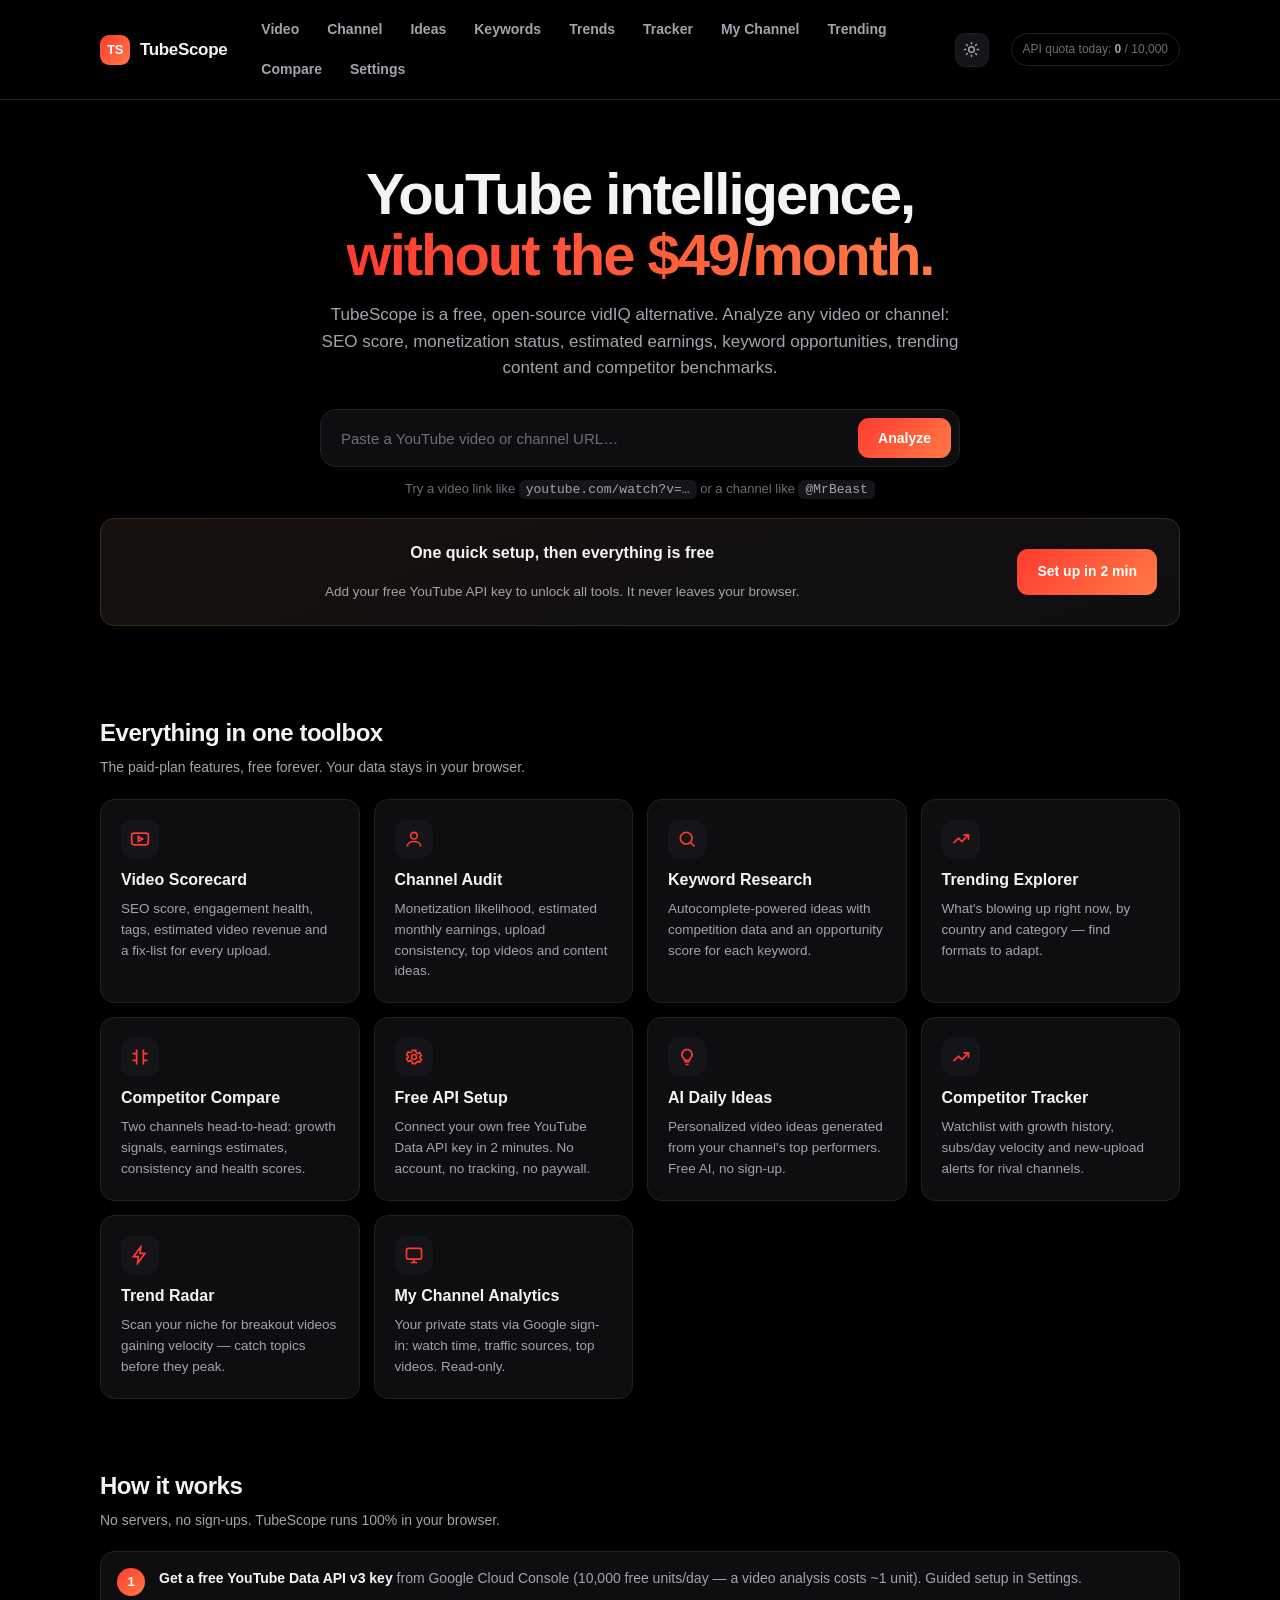
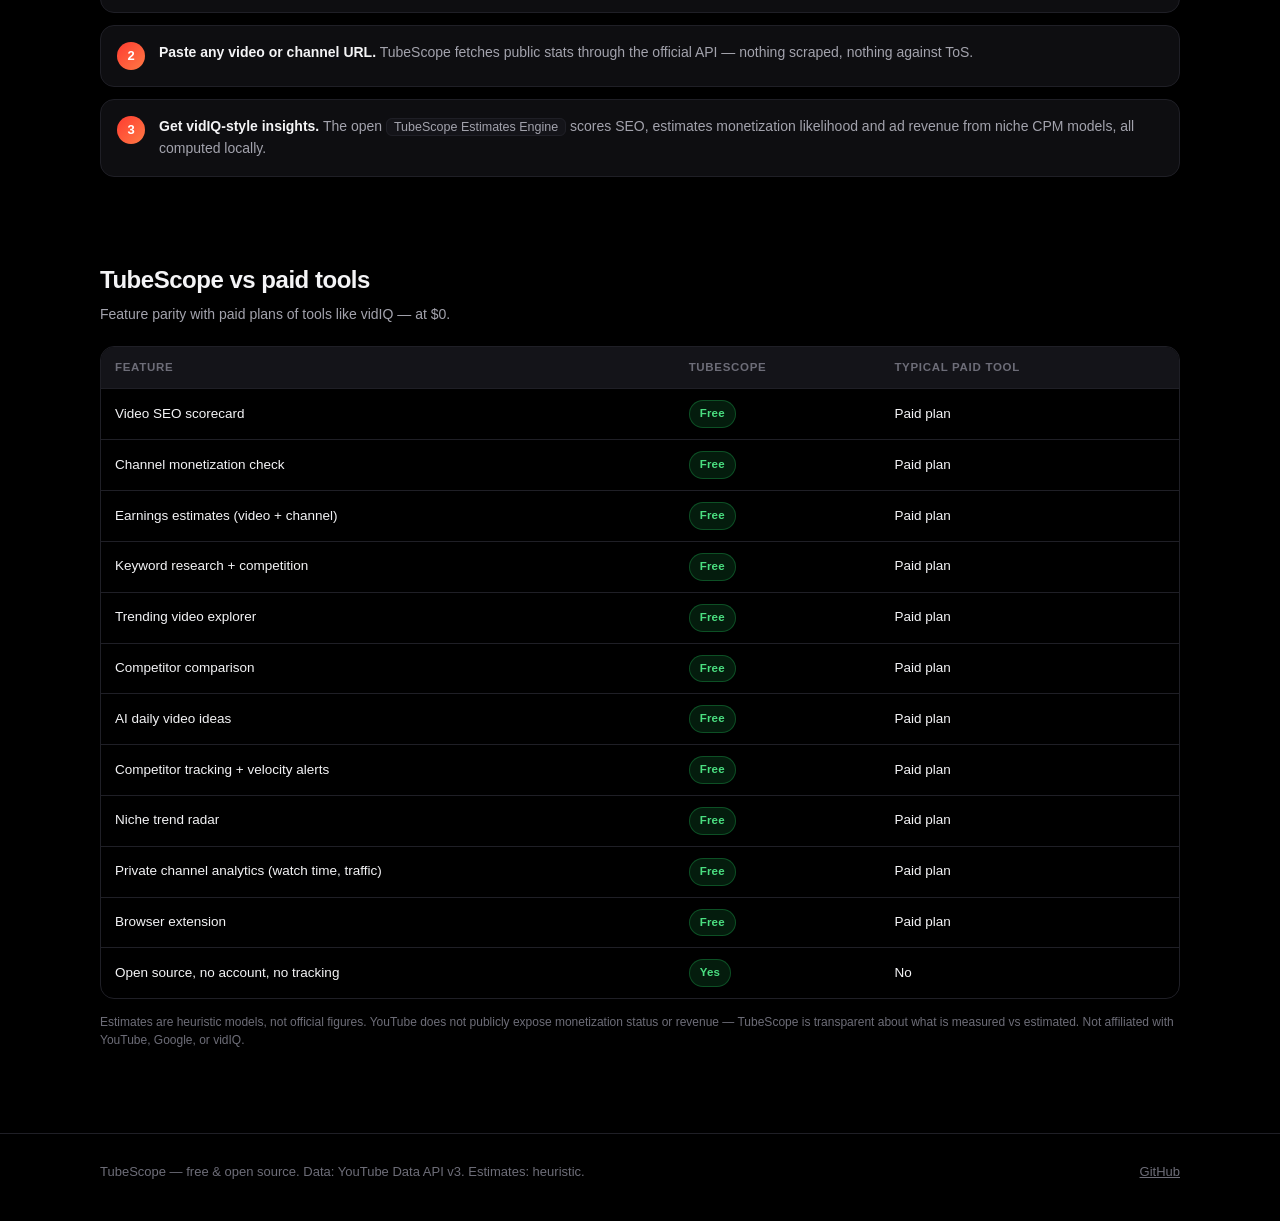
<file: index.html>
<!doctype html>
<html lang="en">
<head>
<meta charset="utf-8">
<meta name="viewport" content="width=device-width,initial-scale=1">
<title>TubeScope — Free vidIQ Alternative: YouTube Analytics, SEO & Earnings Estimates</title>
<meta name="description" content="Free open-source YouTube analytics suite: video SEO scorecard, channel audit, monetization check, earnings estimates, keyword research, trending and competitor comparison.">
<link rel="icon" href="data:image/svg+xml,%3Csvg xmlns='http://www.w3.org/2000/svg' viewBox='0 0 64 64'%3E%3Crect width='64' height='64' rx='14' fill='%23ff3b30'/%3E%3Cpath d='M26 20l18 12-18 12z' fill='white'/%3E%3C/svg%3E">
<link rel="stylesheet" href="assets/app.css?v=4">
<script>try{if((localStorage.getItem("tubescope_theme")||"dark")==="light")document.documentElement.setAttribute("data-theme","light");}catch(e){}</script>
</head>
<body>
<header class="top"><div class="top-in">
<a class="brand" href="index.html"><span class="logo">TS</span>TubeScope</a>
<nav class="main">
<a data-p="video" href="video.html">Video</a><a data-p="channel" href="channel.html">Channel</a><a data-p="ideas" href="ideas.html">Ideas</a><a data-p="keywords" href="keywords.html">Keywords</a><a data-p="trends" href="trends.html">Trends</a><a data-p="tracker" href="tracker.html">Tracker</a><a data-p="mychannel" href="mychannel.html">My Channel</a><a data-p="trending" href="trending.html">Trending</a><a data-p="compare" href="compare.html">Compare</a><a data-p="settings" href="settings.html">Settings</a>
</nav>
<button class="iconbtn" id="themeBtn" aria-label="Toggle light and dark mode" title="Toggle light / dark mode"></button>
<a class="quota" id="quota" href="settings.html" title="Daily API quota — click for details"></a>
</div></header>

<main>
<div class="wrap">
<div class="hero">
<h1>YouTube intelligence,<br><span class="grad">without the $49/month.</span></h1>
<p>TubeScope is a free, open-source vidIQ alternative. Analyze any video or channel: SEO score, monetization status, estimated earnings, keyword opportunities, trending content and competitor benchmarks.</p>
<form class="searchbar" id="uniForm">
<input id="uniInput" placeholder="Paste a YouTube video or channel URL…" autocomplete="off" spellcheck="false">
<button class="btn" type="submit">Analyze</button>
</form>
<div class="hint">Try a video link like <code>youtube.com/watch?v=…</code> or a channel like <code>@MrBeast</code></div>
<div id="keyNudge" class="mt"></div>
</div>

<div class="sec">
<h2>Everything in one toolbox</h2>
<p class="sub">The paid-plan features, free forever. Your data stays in your browser.</p>
<div class="cards">
<a class="card feat" href="video.html"><div class="ico"><svg viewBox="0 0 24 24" fill="none" stroke-width="2"><rect x="2" y="5" width="20" height="14" rx="3"/><path d="M10 9l5 3-5 3z"/></svg></div><h3>Video Scorecard</h3><p>SEO score, engagement health, tags, estimated video revenue and a fix-list for every upload.</p></a>
<a class="card feat" href="channel.html"><div class="ico"><svg viewBox="0 0 24 24" fill="none" stroke-width="2"><circle cx="12" cy="8" r="4"/><path d="M4 21c0-4 4-6 8-6s8 2 8 6"/></svg></div><h3>Channel Audit</h3><p>Monetization likelihood, estimated monthly earnings, upload consistency, top videos and content ideas.</p></a>
<a class="card feat" href="keywords.html"><div class="ico"><svg viewBox="0 0 24 24" fill="none" stroke-width="2"><circle cx="11" cy="11" r="7"/><path d="M21 21l-4.3-4.3"/></svg></div><h3>Keyword Research</h3><p>Autocomplete-powered ideas with competition data and an opportunity score for each keyword.</p></a>
<a class="card feat" href="trending.html"><div class="ico"><svg viewBox="0 0 24 24" fill="none" stroke-width="2"><path d="M3 17l6-6 4 4 8-8"/><path d="M15 7h6v6"/></svg></div><h3>Trending Explorer</h3><p>What's blowing up right now, by country and category — find formats to adapt.</p></a>
<a class="card feat" href="compare.html"><div class="ico"><svg viewBox="0 0 24 24" fill="none" stroke-width="2"><path d="M8 3v18M16 3v18M3 8h5M3 16h5M16 8h5M16 16h5"/></svg></div><h3>Competitor Compare</h3><p>Two channels head-to-head: growth signals, earnings estimates, consistency and health scores.</p></a>
<a class="card feat" href="settings.html"><div class="ico"><svg viewBox="0 0 24 24" fill="none" stroke-width="2"><circle cx="12" cy="12" r="3"/><path d="M19 12a7 7 0 01-.1 1.2l2 1.6-2 3.4-2.4-1a7 7 0 01-2 1.2L14 20h-4l-.4-2.6a7 7 0 01-2-1.2l-2.4 1-2-3.4 2-1.6A7 7 0 015 12a7 7 0 01.1-1.2l-2-1.6 2-3.4 2.4 1a7 7 0 012-1.2L10 4h4l.4 2.6a7 7 0 012 1.2l2.4-1 2 3.4-2 1.6c.06.4.1.8.1 1.2z"/></svg></div><h3>Free API Setup</h3><p>Connect your own free YouTube Data API key in 2 minutes. No account, no tracking, no paywall.</p></a>
<a class="card feat" href="ideas.html"><div class="ico"><svg viewBox="0 0 24 24" fill="none" stroke-width="2"><path d="M9 18h6M10 21h4"/><path d="M12 3a6 6 0 00-4 10.5c.8.7 1 1.5 1 2.5h6c0-1 .2-1.8 1-2.5A6 6 0 0012 3z"/></svg></div><h3>AI Daily Ideas</h3><p>Personalized video ideas generated from your channel's top performers. Free AI, no sign-up.</p></a>
<a class="card feat" href="tracker.html"><div class="ico"><svg viewBox="0 0 24 24" fill="none" stroke-width="2"><path d="M3 17l6-6 4 4 8-8"/><path d="M15 7h6v6"/></svg></div><h3>Competitor Tracker</h3><p>Watchlist with growth history, subs/day velocity and new-upload alerts for rival channels.</p></a>
<a class="card feat" href="trends.html"><div class="ico"><svg viewBox="0 0 24 24" fill="none" stroke-width="2"><path d="M13 2L4 14h6l-1 8 9-12h-6z"/></svg></div><h3>Trend Radar</h3><p>Scan your niche for breakout videos gaining velocity — catch topics before they peak.</p></a>
<a class="card feat" href="mychannel.html"><div class="ico"><svg viewBox="0 0 24 24" fill="none" stroke-width="2"><rect x="3" y="4" width="18" height="13" rx="2"/><path d="M8 21h8M12 17v4"/></svg></div><h3>My Channel Analytics</h3><p>Your private stats via Google sign-in: watch time, traffic sources, top videos. Read-only.</p></a>
</div>
</div>

<div class="sec">
<h2>How it works</h2>
<p class="sub">No servers, no sign-ups. TubeScope runs 100% in your browser.</p>
<div class="steps">
<div class="step"><p><b>Get a free YouTube Data API v3 key</b> from Google Cloud Console (10,000 free units/day — a video analysis costs ~1 unit). Guided setup in Settings.</p></div>
<div class="step"><p><b>Paste any video or channel URL.</b> TubeScope fetches public stats through the official API — nothing scraped, nothing against ToS.</p></div>
<div class="step"><p><b>Get vidIQ-style insights.</b> The open <span class="kbd">TubeScope Estimates Engine</span> scores SEO, estimates monetization likelihood and ad revenue from niche CPM models, all computed locally.</p></div>
</div>
</div>

<div class="sec">
<h2>TubeScope vs paid tools</h2>
<p class="sub">Feature parity with paid plans of tools like vidIQ — at $0.</p>
<div class="tblwrap"><table class="tbl">
<tr><th>Feature</th><th>TubeScope</th><th>Typical paid tool</th></tr>
<tr><td>Video SEO scorecard</td><td><span class="badge g">Free</span></td><td>Paid plan</td></tr>
<tr><td>Channel monetization check</td><td><span class="badge g">Free</span></td><td>Paid plan</td></tr>
<tr><td>Earnings estimates (video + channel)</td><td><span class="badge g">Free</span></td><td>Paid plan</td></tr>
<tr><td>Keyword research + competition</td><td><span class="badge g">Free</span></td><td>Paid plan</td></tr>
<tr><td>Trending video explorer</td><td><span class="badge g">Free</span></td><td>Paid plan</td></tr>
<tr><td>Competitor comparison</td><td><span class="badge g">Free</span></td><td>Paid plan</td></tr>
<tr><td>AI daily video ideas</td><td><span class="badge g">Free</span></td><td>Paid plan</td></tr>
<tr><td>Competitor tracking + velocity alerts</td><td><span class="badge g">Free</span></td><td>Paid plan</td></tr>
<tr><td>Niche trend radar</td><td><span class="badge g">Free</span></td><td>Paid plan</td></tr>
<tr><td>Private channel analytics (watch time, traffic)</td><td><span class="badge g">Free</span></td><td>Paid plan</td></tr>
<tr><td>Browser extension</td><td><span class="badge g">Free</span></td><td>Paid plan</td></tr>
<tr><td>Open source, no account, no tracking</td><td><span class="badge g">Yes</span></td><td>No</td></tr>
</table></div>
<p class="note">Estimates are heuristic models, not official figures. YouTube does not publicly expose monetization status or revenue — TubeScope is transparent about what is measured vs estimated. Not affiliated with YouTube, Google, or vidIQ.</p>
</div>
</div>
</main>

<footer><div class="wrap">
<span>TubeScope — free &amp; open source. Data: YouTube Data API v3. Estimates: heuristic.</span>
<span><a href="https://github.com/0050piyush/tubescope" style="text-decoration:underline">GitHub</a></span>
</div></footer>
<script src="assets/app.js?v=4"></script>
<script src="assets/home.js?v=4"></script>
</body>
</html>
</file>
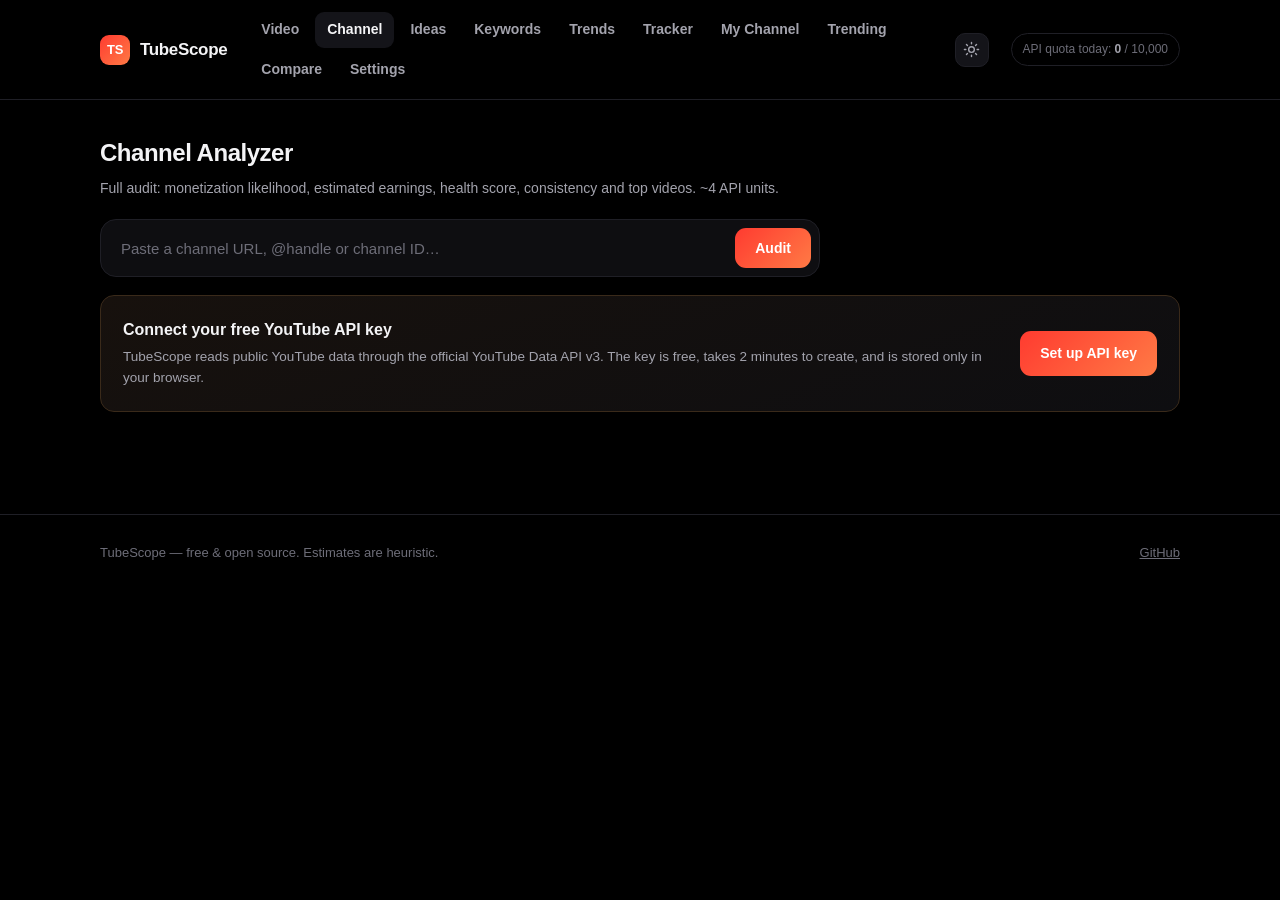
<file: channel.html>
<!doctype html>
<html lang="en">
<head>
<meta charset="utf-8">
<meta name="viewport" content="width=device-width,initial-scale=1">
<title>Channel Analyzer — TubeScope</title>
<meta name="description" content="Free YouTube channel audit: monetization check, estimated monthly earnings, consistency, top videos and content ideas.">
<link rel="icon" href="data:image/svg+xml,%3Csvg xmlns='http://www.w3.org/2000/svg' viewBox='0 0 64 64'%3E%3Crect width='64' height='64' rx='14' fill='%23ff3b30'/%3E%3Cpath d='M26 20l18 12-18 12z' fill='white'/%3E%3C/svg%3E">
<link rel="stylesheet" href="assets/app.css?v=4">
<script>try{if((localStorage.getItem("tubescope_theme")||"dark")==="light")document.documentElement.setAttribute("data-theme","light");}catch(e){}</script>
</head>
<body>
<header class="top"><div class="top-in">
<a class="brand" href="index.html"><span class="logo">TS</span>TubeScope</a>
<nav class="main">
<a data-p="video" href="video.html">Video</a><a data-p="channel" href="channel.html">Channel</a><a data-p="ideas" href="ideas.html">Ideas</a><a data-p="keywords" href="keywords.html">Keywords</a><a data-p="trends" href="trends.html">Trends</a><a data-p="tracker" href="tracker.html">Tracker</a><a data-p="mychannel" href="mychannel.html">My Channel</a><a data-p="trending" href="trending.html">Trending</a><a data-p="compare" href="compare.html">Compare</a><a data-p="settings" href="settings.html">Settings</a>
</nav>
<button class="iconbtn" id="themeBtn" aria-label="Toggle light and dark mode" title="Toggle light / dark mode"></button>
<a class="quota" id="quota" href="settings.html" title="Daily API quota — click for details"></a>
</div></header>
<main><div class="wrap">
<div class="sec">
<h2>Channel Analyzer</h2>
<p class="sub">Full audit: monetization likelihood, estimated earnings, health score, consistency and top videos. ~4 API units.</p>
<form class="searchbar" id="f" style="margin:0;max-width:720px">
<input id="q" placeholder="Paste a channel URL, @handle or channel ID…" autocomplete="off" spellcheck="false">
<button class="btn" type="submit">Audit</button>
</form>
<div id="gate"></div>
<div id="out" class="mt"></div>
</div>
</div></main>
<footer><div class="wrap"><span>TubeScope — free &amp; open source. Estimates are heuristic.</span><span><a href="https://github.com/0050piyush/tubescope" style="text-decoration:underline">GitHub</a></span></div></footer>
<script src="assets/app.js?v=4"></script>
<script src="assets/channel.js?v=4"></script>
</body>
</html>
</file>
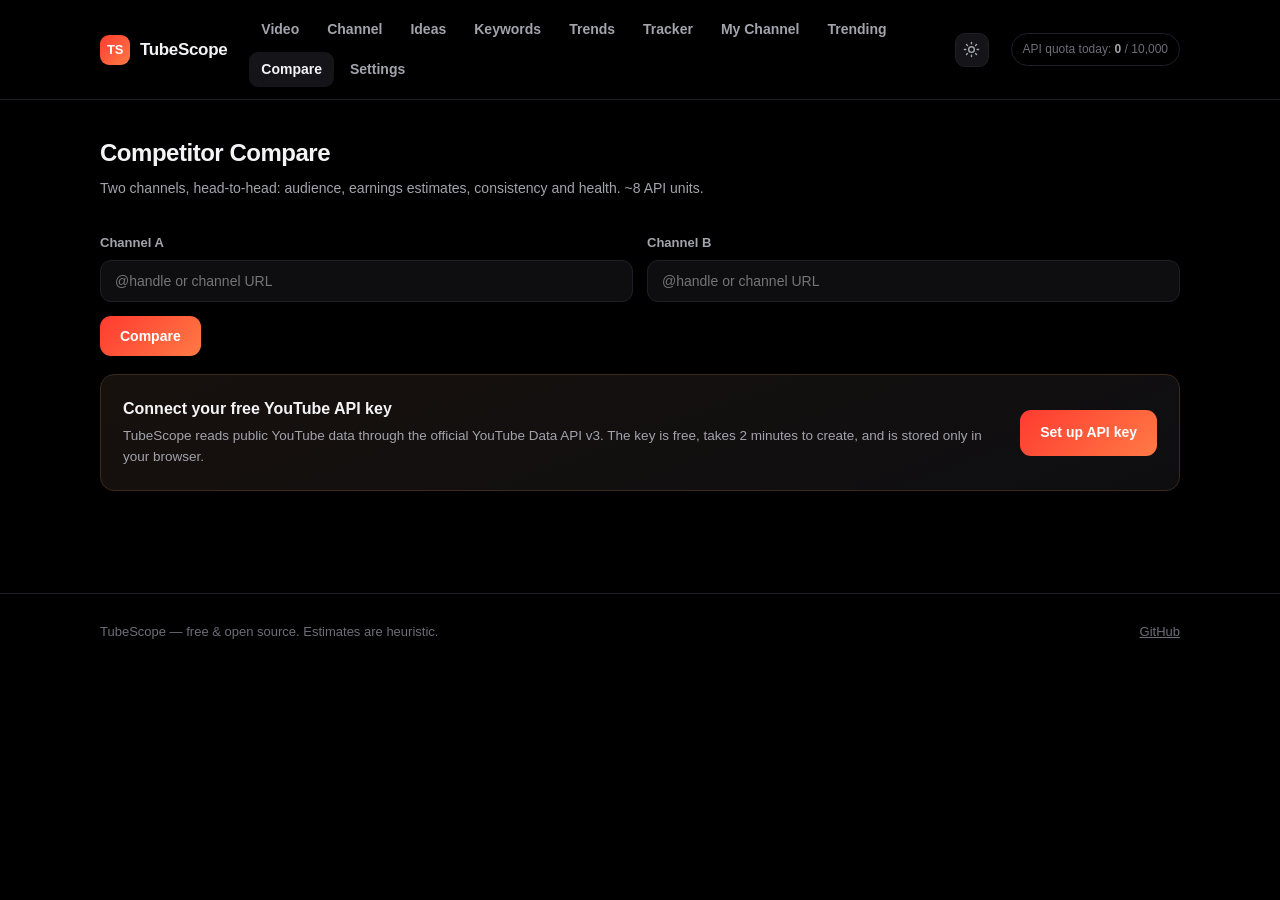
<file: compare.html>
<!doctype html>
<html lang="en">
<head>
<meta charset="utf-8">
<meta name="viewport" content="width=device-width,initial-scale=1">
<title>Competitor Compare — TubeScope</title>
<meta name="description" content="Free YouTube competitor comparison: two channels head-to-head.">
<link rel="icon" href="data:image/svg+xml,%3Csvg xmlns='http://www.w3.org/2000/svg' viewBox='0 0 64 64'%3E%3Crect width='64' height='64' rx='14' fill='%23ff3b30'/%3E%3Cpath d='M26 20l18 12-18 12z' fill='white'/%3E%3C/svg%3E">
<link rel="stylesheet" href="assets/app.css?v=4">
<script>try{if((localStorage.getItem("tubescope_theme")||"dark")==="light")document.documentElement.setAttribute("data-theme","light");}catch(e){}</script>
</head>
<body>
<header class="top"><div class="top-in">
<a class="brand" href="index.html"><span class="logo">TS</span>TubeScope</a>
<nav class="main">
<a data-p="video" href="video.html">Video</a><a data-p="channel" href="channel.html">Channel</a><a data-p="ideas" href="ideas.html">Ideas</a><a data-p="keywords" href="keywords.html">Keywords</a><a data-p="trends" href="trends.html">Trends</a><a data-p="tracker" href="tracker.html">Tracker</a><a data-p="mychannel" href="mychannel.html">My Channel</a><a data-p="trending" href="trending.html">Trending</a><a data-p="compare" href="compare.html">Compare</a><a data-p="settings" href="settings.html">Settings</a>
</nav>
<button class="iconbtn" id="themeBtn" aria-label="Toggle light and dark mode" title="Toggle light / dark mode"></button>
<a class="quota" id="quota" href="settings.html" title="Daily API quota — click for details"></a>
</div></header>
<main><div class="wrap">
<div class="sec">
<h2>Competitor Compare</h2>
<p class="sub">Two channels, head-to-head: audience, earnings estimates, consistency and health. ~8 API units.</p>
<form id="f">
<div class="grid2">
<div class="field"><label>Channel A</label><input class="in full" id="qa" placeholder="@handle or channel URL"></div>
<div class="field"><label>Channel B</label><input class="in full" id="qb" placeholder="@handle or channel URL"></div>
</div>
<button class="btn" type="submit">Compare</button>
</form>
<div id="gate"></div>
<div id="out" class="mt"></div>
</div>
</div></main>
<footer><div class="wrap"><span>TubeScope — free &amp; open source. Estimates are heuristic.</span><span><a href="https://github.com/0050piyush/tubescope" style="text-decoration:underline">GitHub</a></span></div></footer>
<script src="assets/app.js?v=4"></script>
<script src="assets/compare.js?v=4"></script>
</body>
</html>
</file>
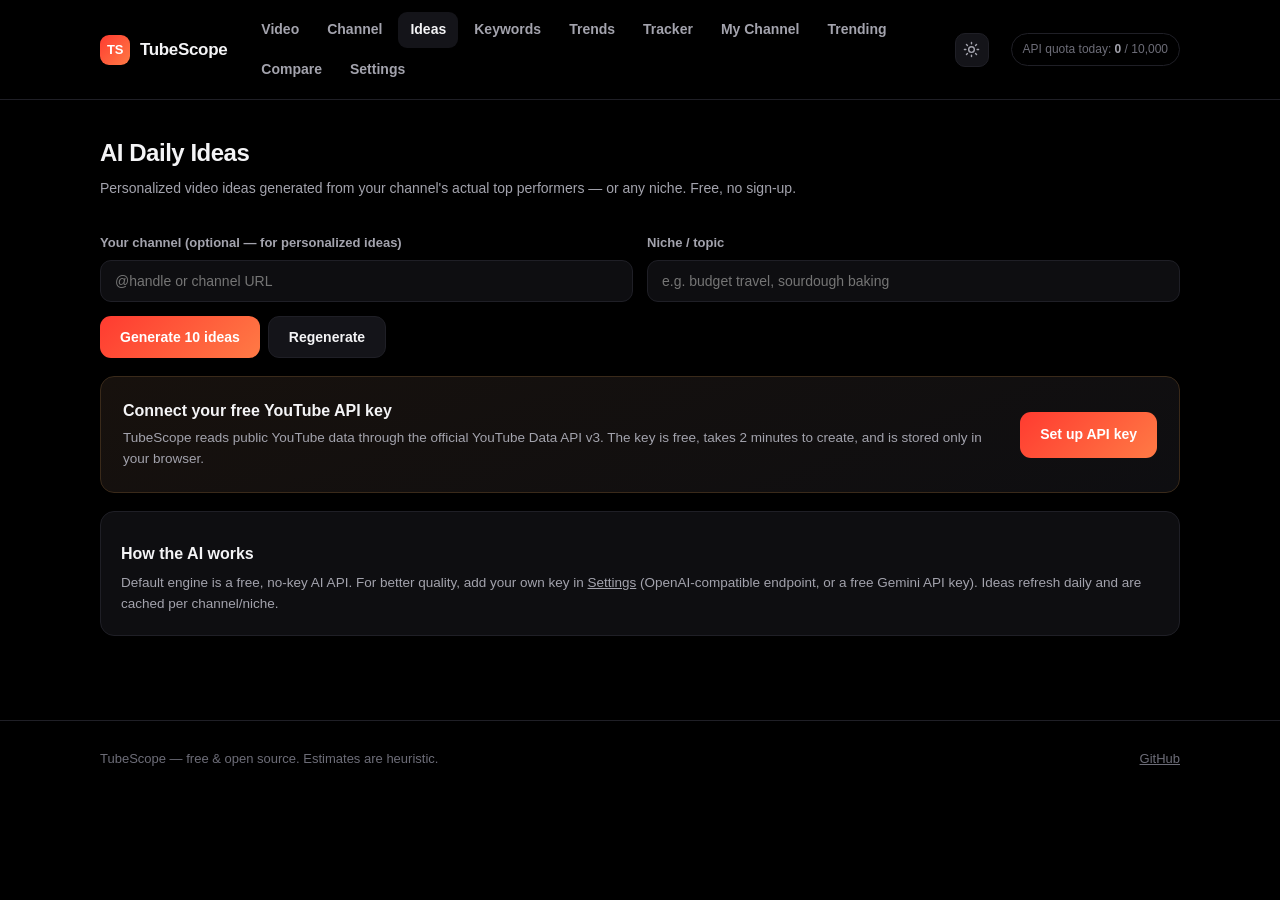
<file: ideas.html>
<!doctype html>
<html lang="en">
<head>
<meta charset="utf-8">
<meta name="viewport" content="width=device-width,initial-scale=1">
<title>AI Daily Ideas — TubeScope</title>
<meta name="description" content="Free AI video ideas personalized to your channel's niche and top performers.">
<link rel="icon" href="data:image/svg+xml,%3Csvg xmlns='http://www.w3.org/2000/svg' viewBox='0 0 64 64'%3E%3Crect width='64' height='64' rx='14' fill='%23ff3b30'/%3E%3Cpath d='M26 20l18 12-18 12z' fill='white'/%3E%3C/svg%3E">
<link rel="stylesheet" href="assets/app.css?v=4">
<script>try{if((localStorage.getItem("tubescope_theme")||"dark")==="light")document.documentElement.setAttribute("data-theme","light");}catch(e){}</script>
</head>
<body>
<header class="top"><div class="top-in">
<a class="brand" href="index.html"><span class="logo">TS</span>TubeScope</a>
<nav class="main">
<a data-p="video" href="video.html">Video</a><a data-p="channel" href="channel.html">Channel</a><a data-p="ideas" href="ideas.html">Ideas</a><a data-p="keywords" href="keywords.html">Keywords</a><a data-p="trends" href="trends.html">Trends</a><a data-p="tracker" href="tracker.html">Tracker</a><a data-p="mychannel" href="mychannel.html">My Channel</a><a data-p="trending" href="trending.html">Trending</a><a data-p="compare" href="compare.html">Compare</a><a data-p="settings" href="settings.html">Settings</a>
</nav>
<button class="iconbtn" id="themeBtn" aria-label="Toggle light and dark mode" title="Toggle light / dark mode"></button>
<a class="quota" id="quota" href="settings.html" title="Daily API quota — click for details"></a>
</div></header>
<main><div class="wrap">
<div class="sec">
<h2>AI Daily Ideas</h2>
<p class="sub">Personalized video ideas generated from your channel's actual top performers — or any niche. Free, no sign-up.</p>
<form id="f">
<div class="grid2">
<div class="field"><label>Your channel (optional — for personalized ideas)</label><input class="in full" id="q" placeholder="@handle or channel URL"></div>
<div class="field"><label>Niche / topic</label><input class="in full" id="niche" placeholder="e.g. budget travel, sourdough baking"></div>
</div>
<div class="inrow">
<button class="btn" type="submit">Generate 10 ideas</button>
<button class="btn ghost" type="button" id="again">Regenerate</button>
</div>
</form>
<div id="gate"></div>
<div id="out" class="mt"></div>
<div class="card mt"><h3>How the AI works</h3>
<p class="small muted">Default engine is a free, no-key AI API. For better quality, add your own key in <a href="settings.html" style="text-decoration:underline">Settings</a> (OpenAI-compatible endpoint, or a free Gemini API key). Ideas refresh daily and are cached per channel/niche.</p></div>
</div>
</div></main>
<footer><div class="wrap"><span>TubeScope — free &amp; open source. Estimates are heuristic.</span><span><a href="https://github.com/0050piyush/tubescope" style="text-decoration:underline">GitHub</a></span></div></footer>
<script src="assets/app.js?v=4"></script>
<script src="assets/ideas.js?v=4"></script>
</body>
</html>
</file>
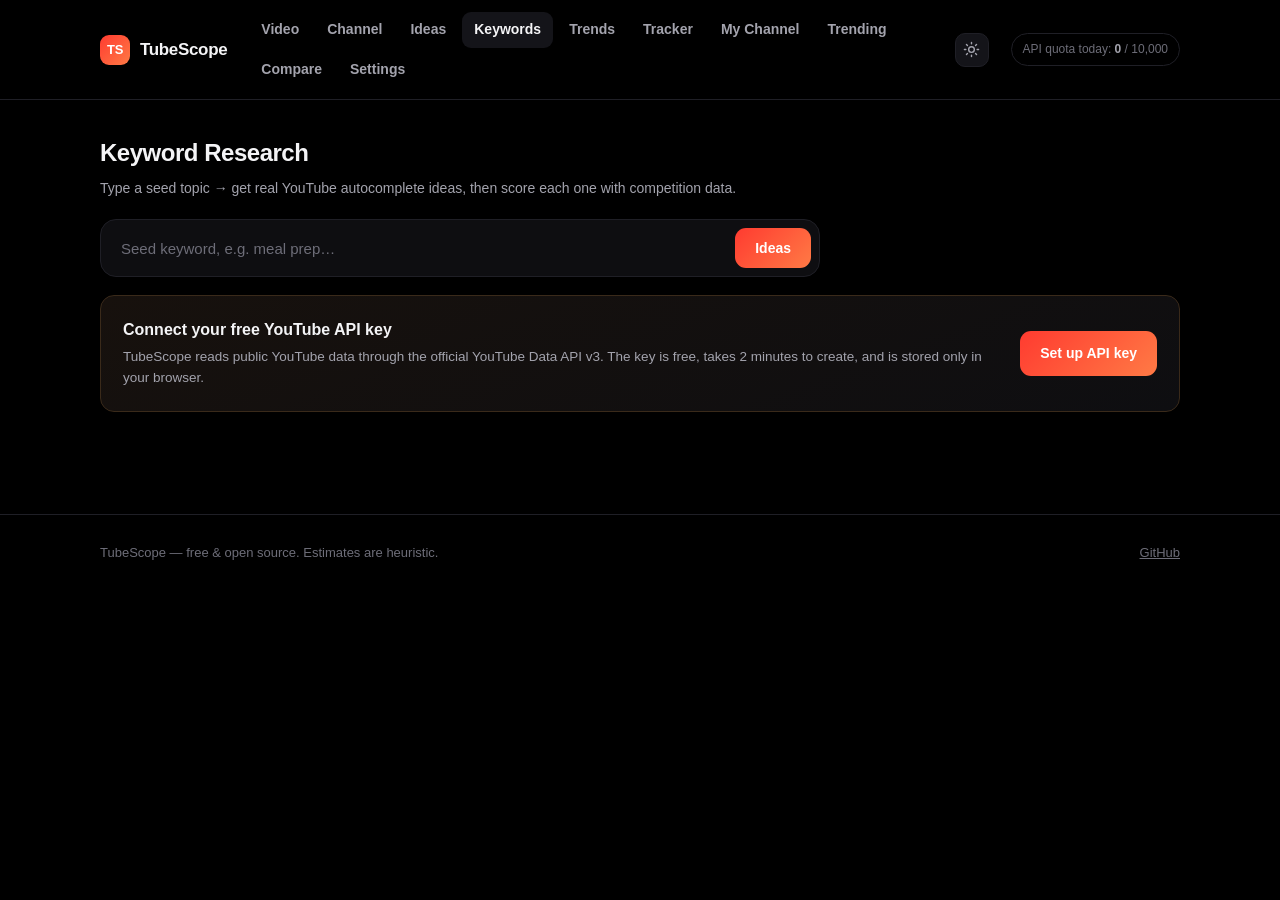
<file: keywords.html>
<!doctype html>
<html lang="en">
<head>
<meta charset="utf-8">
<meta name="viewport" content="width=device-width,initial-scale=1">
<title>Keyword Research — TubeScope</title>
<meta name="description" content="Free YouTube keyword research: autocomplete ideas, competition data and opportunity scores.">
<link rel="icon" href="data:image/svg+xml,%3Csvg xmlns='http://www.w3.org/2000/svg' viewBox='0 0 64 64'%3E%3Crect width='64' height='64' rx='14' fill='%23ff3b30'/%3E%3Cpath d='M26 20l18 12-18 12z' fill='white'/%3E%3C/svg%3E">
<link rel="stylesheet" href="assets/app.css?v=4">
<script>try{if((localStorage.getItem("tubescope_theme")||"dark")==="light")document.documentElement.setAttribute("data-theme","light");}catch(e){}</script>
</head>
<body>
<header class="top"><div class="top-in">
<a class="brand" href="index.html"><span class="logo">TS</span>TubeScope</a>
<nav class="main">
<a data-p="video" href="video.html">Video</a><a data-p="channel" href="channel.html">Channel</a><a data-p="ideas" href="ideas.html">Ideas</a><a data-p="keywords" href="keywords.html">Keywords</a><a data-p="trends" href="trends.html">Trends</a><a data-p="tracker" href="tracker.html">Tracker</a><a data-p="mychannel" href="mychannel.html">My Channel</a><a data-p="trending" href="trending.html">Trending</a><a data-p="compare" href="compare.html">Compare</a><a data-p="settings" href="settings.html">Settings</a>
</nav>
<button class="iconbtn" id="themeBtn" aria-label="Toggle light and dark mode" title="Toggle light / dark mode"></button>
<a class="quota" id="quota" href="settings.html" title="Daily API quota — click for details"></a>
</div></header>
<main><div class="wrap">
<div class="sec">
<h2>Keyword Research</h2>
<p class="sub">Type a seed topic → get real YouTube autocomplete ideas, then score each one with competition data.</p>
<form class="searchbar" id="f" style="margin:0;max-width:720px">
<input id="q" placeholder="Seed keyword, e.g. meal prep…" autocomplete="off" spellcheck="false">
<button class="btn" type="submit">Ideas</button>
</form>
<div id="gate"></div>
<div id="out" class="mt"></div>
</div>
</div></main>
<footer><div class="wrap"><span>TubeScope — free &amp; open source. Estimates are heuristic.</span><span><a href="https://github.com/0050piyush/tubescope" style="text-decoration:underline">GitHub</a></span></div></footer>
<script src="assets/app.js?v=4"></script>
<script src="assets/keywords.js?v=4"></script>
</body>
</html>
</file>
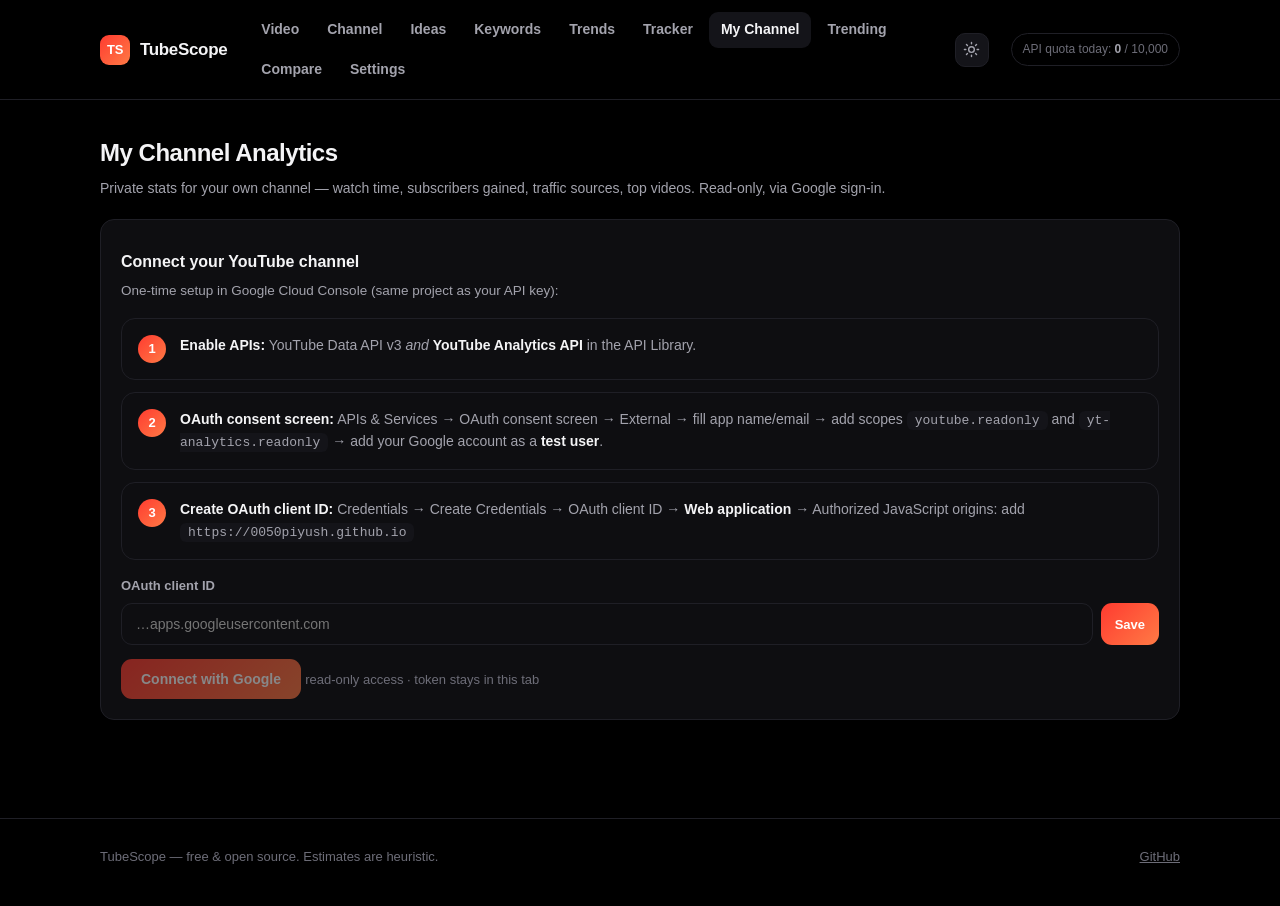
<file: mychannel.html>
<!doctype html>
<html lang="en">
<head>
<meta charset="utf-8">
<meta name="viewport" content="width=device-width,initial-scale=1">
<title>My Channel Analytics — TubeScope</title>
<meta name="description" content="Connect your own YouTube channel for private analytics: watch time, traffic sources, top videos.">
<link rel="icon" href="data:image/svg+xml,%3Csvg xmlns='http://www.w3.org/2000/svg' viewBox='0 0 64 64'%3E%3Crect width='64' height='64' rx='14' fill='%23ff3b30'/%3E%3Cpath d='M26 20l18 12-18 12z' fill='white'/%3E%3C/svg%3E">
<link rel="stylesheet" href="assets/app.css?v=4">
<script>try{if((localStorage.getItem("tubescope_theme")||"dark")==="light")document.documentElement.setAttribute("data-theme","light");}catch(e){}</script>
<script src="https://accounts.google.com/gsi/client" async defer></script>
</head>
<body>
<header class="top"><div class="top-in">
<a class="brand" href="index.html"><span class="logo">TS</span>TubeScope</a>
<nav class="main">
<a data-p="video" href="video.html">Video</a><a data-p="channel" href="channel.html">Channel</a><a data-p="ideas" href="ideas.html">Ideas</a><a data-p="keywords" href="keywords.html">Keywords</a><a data-p="trends" href="trends.html">Trends</a><a data-p="tracker" href="tracker.html">Tracker</a><a data-p="mychannel" href="mychannel.html">My Channel</a><a data-p="trending" href="trending.html">Trending</a><a data-p="compare" href="compare.html">Compare</a><a data-p="settings" href="settings.html">Settings</a>
</nav>
<button class="iconbtn" id="themeBtn" aria-label="Toggle light and dark mode" title="Toggle light / dark mode"></button>
<a class="quota" id="quota" href="settings.html" title="Daily API quota — click for details"></a>
</div></header>
<main><div class="wrap">
<div class="sec">
<h2>My Channel Analytics</h2>
<p class="sub">Private stats for your own channel — watch time, subscribers gained, traffic sources, top videos. Read-only, via Google sign-in.</p>
<div id="setup"></div>
<div id="out" class="mt"></div>
</div>
</div></main>
<footer><div class="wrap"><span>TubeScope — free &amp; open source. Estimates are heuristic.</span><span><a href="https://github.com/0050piyush/tubescope" style="text-decoration:underline">GitHub</a></span></div></footer>
<script src="assets/app.js?v=4"></script>
<script src="assets/mychannel.js?v=4"></script>
</body>
</html>
</file>
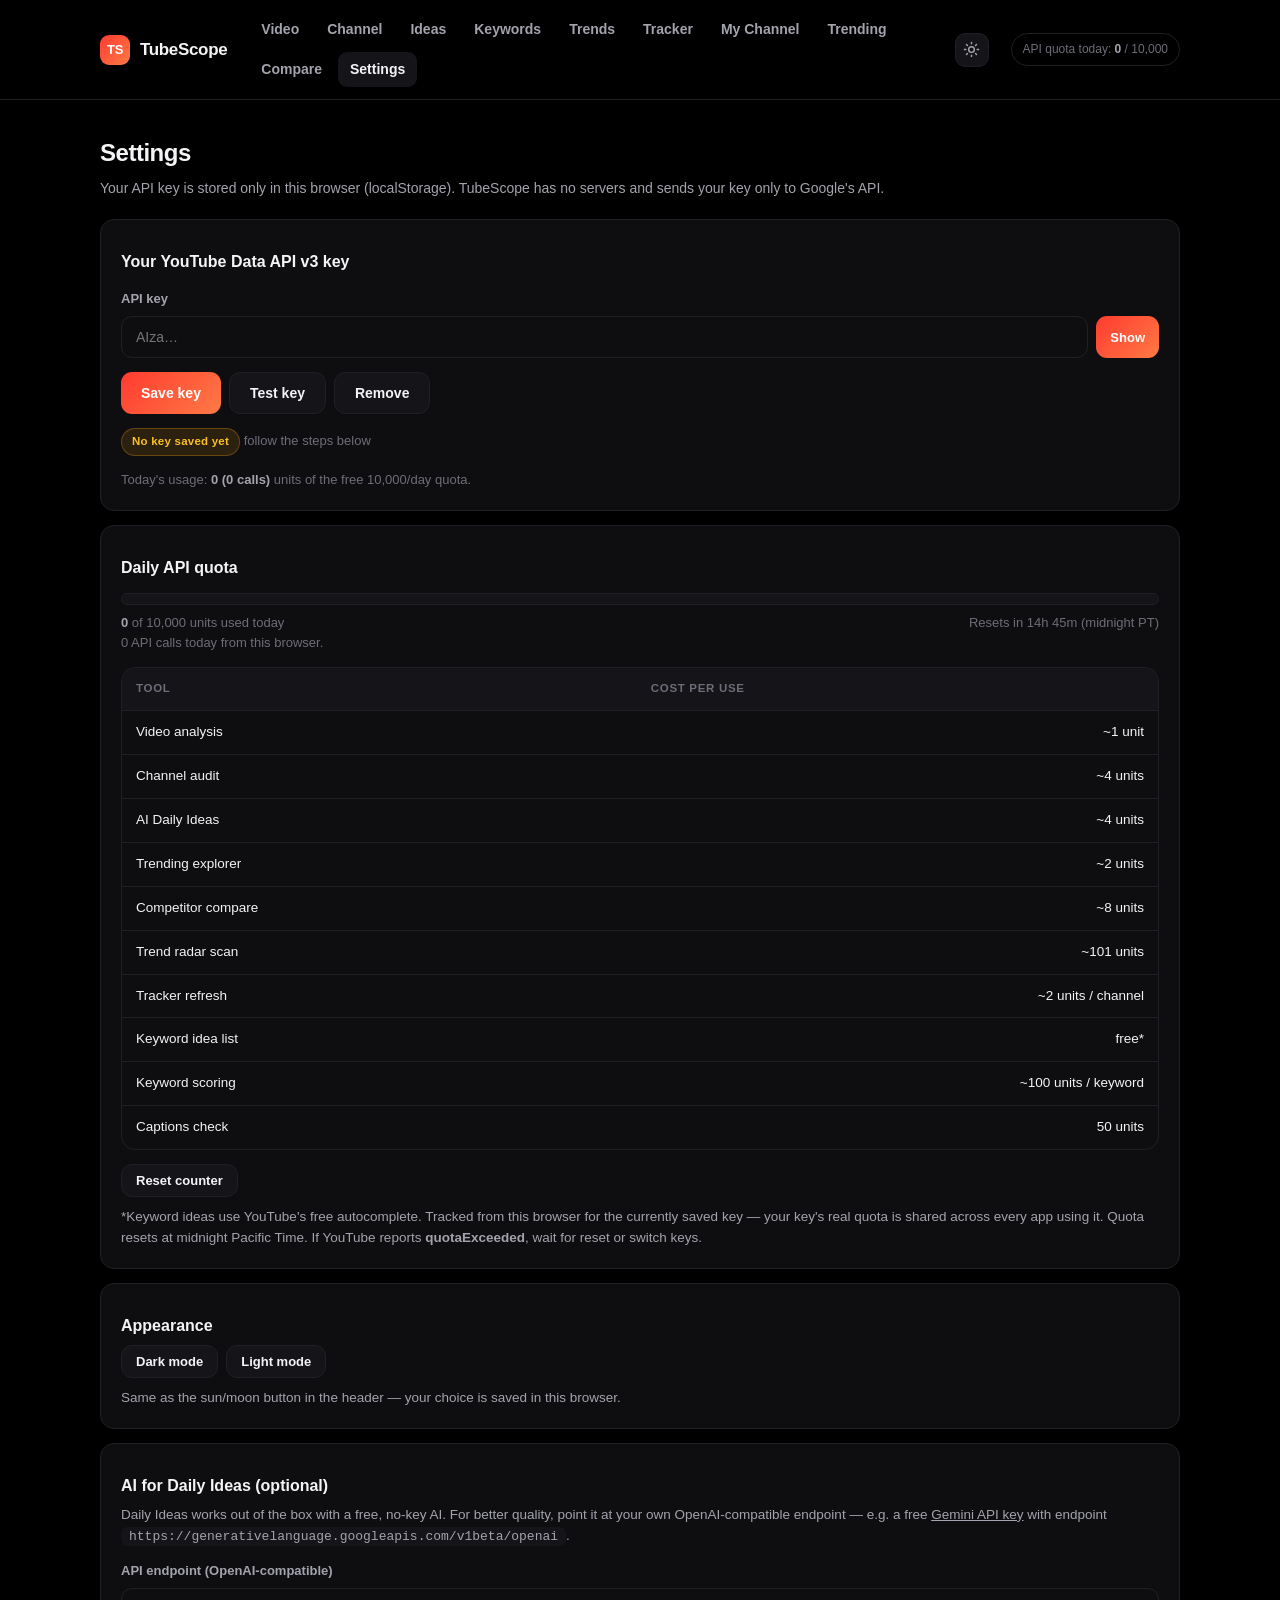
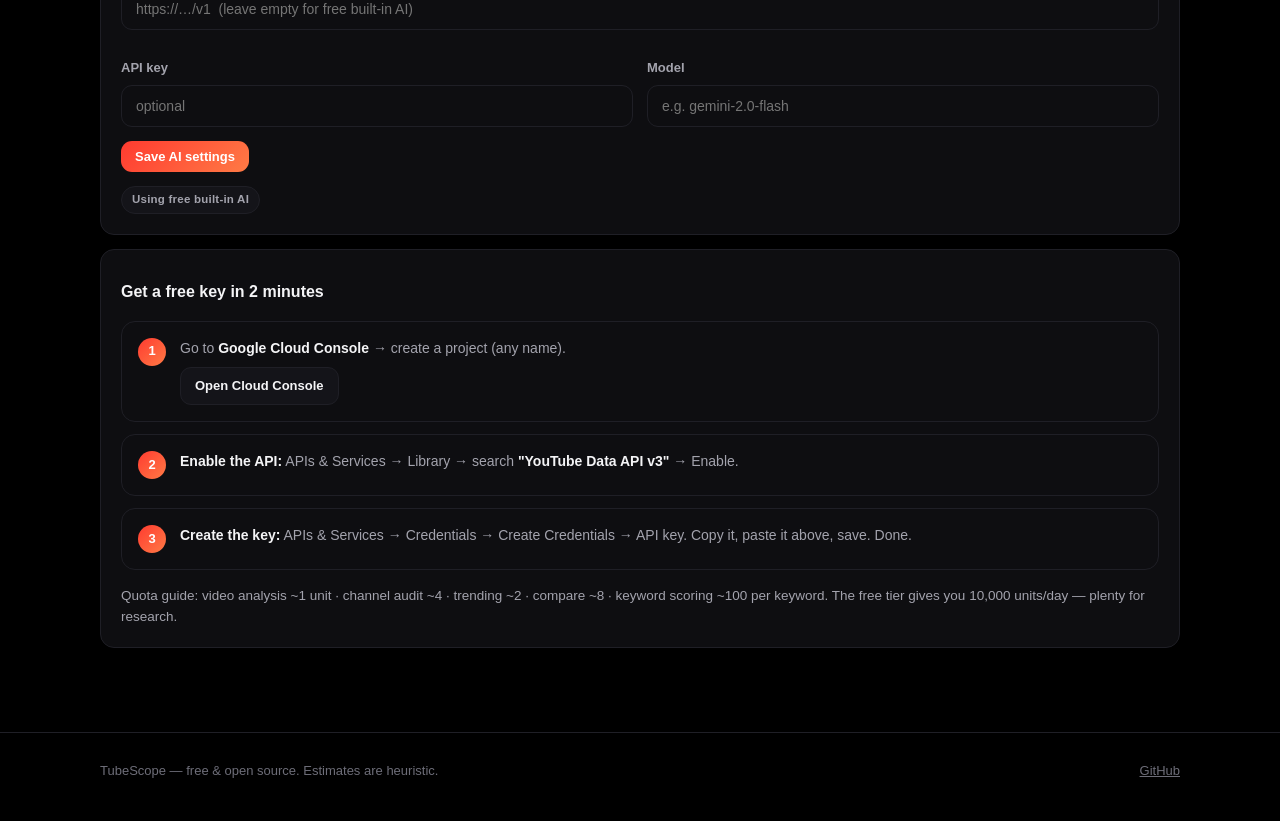
<file: settings.html>
<!doctype html>
<html lang="en">
<head>
<meta charset="utf-8">
<meta name="viewport" content="width=device-width,initial-scale=1">
<title>Settings — TubeScope</title>
<meta name="description" content="Connect your free YouTube Data API v3 key to TubeScope.">
<link rel="icon" href="data:image/svg+xml,%3Csvg xmlns='http://www.w3.org/2000/svg' viewBox='0 0 64 64'%3E%3Crect width='64' height='64' rx='14' fill='%23ff3b30'/%3E%3Cpath d='M26 20l18 12-18 12z' fill='white'/%3E%3C/svg%3E">
<link rel="stylesheet" href="assets/app.css?v=4">
<script>try{if((localStorage.getItem("tubescope_theme")||"dark")==="light")document.documentElement.setAttribute("data-theme","light");}catch(e){}</script>
</head>
<body>
<header class="top"><div class="top-in">
<a class="brand" href="index.html"><span class="logo">TS</span>TubeScope</a>
<nav class="main">
<a data-p="video" href="video.html">Video</a><a data-p="channel" href="channel.html">Channel</a><a data-p="ideas" href="ideas.html">Ideas</a><a data-p="keywords" href="keywords.html">Keywords</a><a data-p="trends" href="trends.html">Trends</a><a data-p="tracker" href="tracker.html">Tracker</a><a data-p="mychannel" href="mychannel.html">My Channel</a><a data-p="trending" href="trending.html">Trending</a><a data-p="compare" href="compare.html">Compare</a><a data-p="settings" href="settings.html">Settings</a>
</nav>
<button class="iconbtn" id="themeBtn" aria-label="Toggle light and dark mode" title="Toggle light / dark mode"></button>
<a class="quota" id="quota" href="settings.html" title="Daily API quota — click for details"></a>
</div></header>
<main><div class="wrap">
<div class="sec">
<h2>Settings</h2>
<p class="sub">Your API key is stored only in this browser (localStorage). TubeScope has no servers and sends your key only to Google's API.</p>

<div class="card mb">
<h3>Your YouTube Data API v3 key</h3>
<div class="field"><label>API key</label>
<div class="inrow"><input class="in" id="key" type="password" placeholder="AIza…" style="flex:1;min-width:240px" autocomplete="off" spellcheck="false">
<button class="btn sm" id="toggle" type="button">Show</button></div></div>
<div class="inrow">
<button class="btn" id="save">Save key</button>
<button class="btn ghost" id="test">Test key</button>
<button class="btn ghost" id="clear">Remove</button>
</div>
<div class="small mt" id="keyStatus"></div>
<div class="small dim mt">Today's usage: <b id="qUse" class="muted"></b> units of the free 10,000/day quota.</div>
</div>

<div class="card mb">
<h3>Daily API quota</h3>
<div class="qbar"><div class="qfill" id="qFill"></div></div>
<div class="inrow" style="justify-content:space-between;align-items:baseline">
<span class="small"><b id="qUnits" class="muted"></b> <span class="dim">of 10,000 units used today</span></span>
<span class="small dim" id="qReset"></span>
</div>
<div class="small dim" id="qCalls"></div>
<div class="tblwrap mt"><table class="tbl">
<tr><th>Tool</th><th class="num">Cost per use</th></tr>
<tr><td>Video analysis</td><td class="num">~1 unit</td></tr>
<tr><td>Channel audit</td><td class="num">~4 units</td></tr>
<tr><td>AI Daily Ideas</td><td class="num">~4 units</td></tr>
<tr><td>Trending explorer</td><td class="num">~2 units</td></tr>
<tr><td>Competitor compare</td><td class="num">~8 units</td></tr>
<tr><td>Trend radar scan</td><td class="num">~101 units</td></tr>
<tr><td>Tracker refresh</td><td class="num">~2 units / channel</td></tr>
<tr><td>Keyword idea list</td><td class="num">free*</td></tr>
<tr><td>Keyword scoring</td><td class="num">~100 units / keyword</td></tr>
<tr><td>Captions check</td><td class="num">50 units</td></tr>
</table></div>
<div class="inrow mt">
<button class="btn ghost sm" id="qResetBtn">Reset counter</button>
</div>
<p class="note">*Keyword ideas use YouTube's free autocomplete. Tracked from this browser for the currently saved key — your key's real quota is shared across every app using it. Quota resets at midnight Pacific Time. If YouTube reports <b>quotaExceeded</b>, wait for reset or switch keys.</p>
</div>

<div class="card mb">
<h3>Appearance</h3>
<div class="inrow" style="flex-direction:row">
<button class="btn ghost sm" id="themeDark">Dark mode</button>
<button class="btn ghost sm" id="themeLight">Light mode</button>
</div>
<p class="note">Same as the sun/moon button in the header — your choice is saved in this browser.</p>
</div>

<div class="card mb">
<h3>AI for Daily Ideas (optional)</h3>
<p class="small muted">Daily Ideas works out of the box with a free, no-key AI. For better quality, point it at your own OpenAI-compatible endpoint — e.g. a free <a href="https://aistudio.google.com/apikey" target="_blank" rel="noopener" style="text-decoration:underline">Gemini API key</a> with endpoint <code class="inline">https://generativelanguage.googleapis.com/v1beta/openai</code>.</p>
<div class="field"><label>API endpoint (OpenAI-compatible)</label><input class="in full" id="llm_ep" placeholder="https://…/v1  (leave empty for free built-in AI)" autocomplete="off" spellcheck="false"></div>
<div class="grid2">
<div class="field"><label>API key</label><input class="in full" id="llm_key" type="password" placeholder="optional" autocomplete="off"></div>
<div class="field"><label>Model</label><input class="in full" id="llm_model" placeholder="e.g. gemini-2.0-flash" autocomplete="off" spellcheck="false"></div>
</div>
<button class="btn sm" id="llm_save">Save AI settings</button>
<div class="small mt" id="llmStatus"></div>
</div>

<div class="card">
<h3>Get a free key in 2 minutes</h3>
<div class="steps">
<div class="step"><p>Go to <b>Google Cloud Console</b> → create a project (any name).<br><a class="btn ghost sm mt" style="display:inline-block;margin-top:8px" href="https://console.cloud.google.com/" target="_blank" rel="noopener">Open Cloud Console</a></p></div>
<div class="step"><p><b>Enable the API:</b> APIs &amp; Services → Library → search <b>"YouTube Data API v3"</b> → Enable.</p></div>
<div class="step"><p><b>Create the key:</b> APIs &amp; Services → Credentials → Create Credentials → API key. Copy it, paste it above, save. Done.</p></div>
</div>
<p class="note">Quota guide: video analysis ~1 unit · channel audit ~4 · trending ~2 · compare ~8 · keyword scoring ~100 per keyword. The free tier gives you 10,000 units/day — plenty for research.</p>
</div>
</div>
</div></main>
<footer><div class="wrap"><span>TubeScope — free &amp; open source. Estimates are heuristic.</span><span><a href="https://github.com/0050piyush/tubescope" style="text-decoration:underline">GitHub</a></span></div></footer>
<script src="assets/app.js?v=4"></script>
<script src="assets/settings.js?v=4"></script>
</body>
</html>
</file>
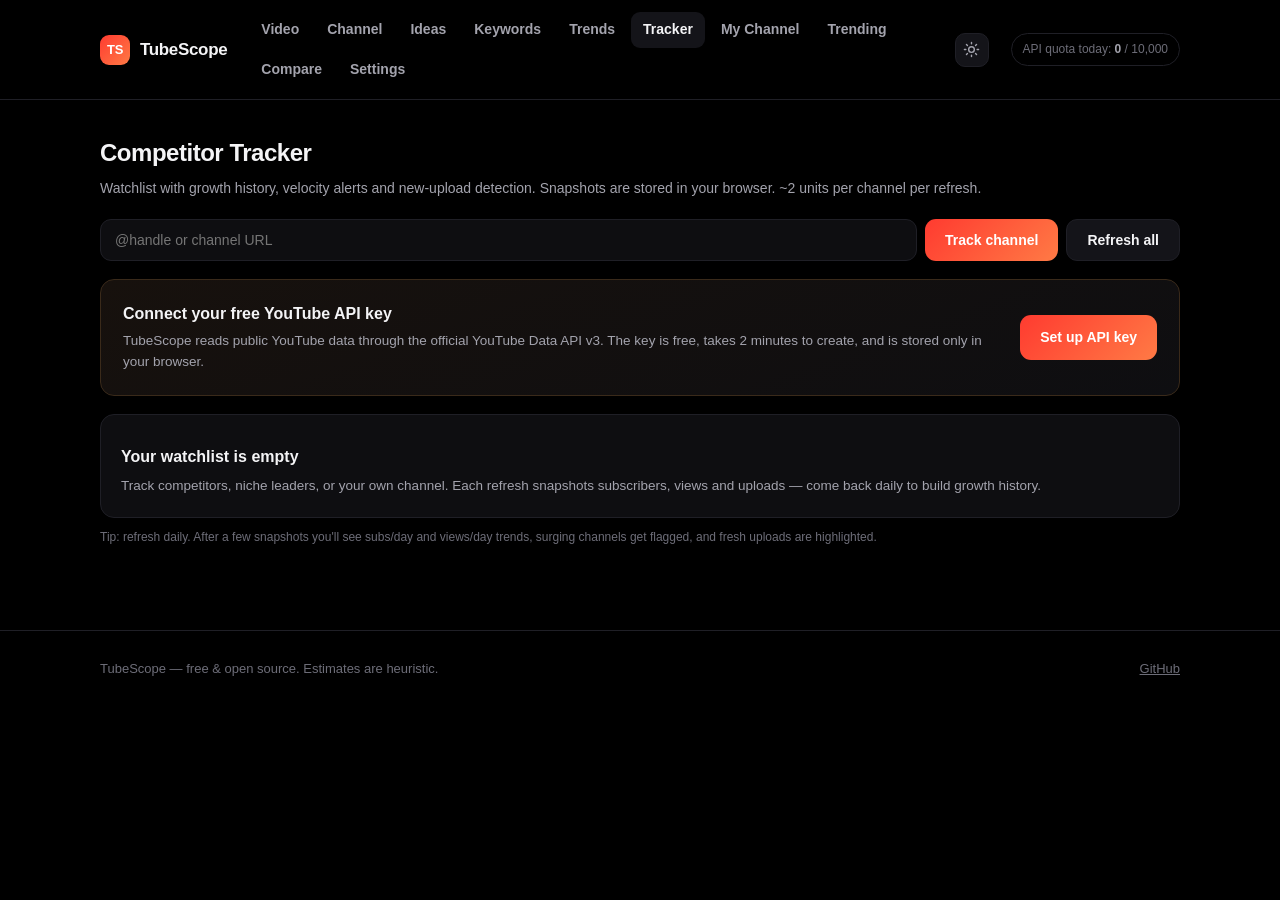
<file: tracker.html>
<!doctype html>
<html lang="en">
<head>
<meta charset="utf-8">
<meta name="viewport" content="width=device-width,initial-scale=1">
<title>Competitor Tracker — TubeScope</title>
<meta name="description" content="Track competitor channels over time: growth history, velocity alerts, new uploads.">
<link rel="icon" href="data:image/svg+xml,%3Csvg xmlns='http://www.w3.org/2000/svg' viewBox='0 0 64 64'%3E%3Crect width='64' height='64' rx='14' fill='%23ff3b30'/%3E%3Cpath d='M26 20l18 12-18 12z' fill='white'/%3E%3C/svg%3E">
<link rel="stylesheet" href="assets/app.css?v=4">
<script>try{if((localStorage.getItem("tubescope_theme")||"dark")==="light")document.documentElement.setAttribute("data-theme","light");}catch(e){}</script>
</head>
<body>
<header class="top"><div class="top-in">
<a class="brand" href="index.html"><span class="logo">TS</span>TubeScope</a>
<nav class="main">
<a data-p="video" href="video.html">Video</a><a data-p="channel" href="channel.html">Channel</a><a data-p="ideas" href="ideas.html">Ideas</a><a data-p="keywords" href="keywords.html">Keywords</a><a data-p="trends" href="trends.html">Trends</a><a data-p="tracker" href="tracker.html">Tracker</a><a data-p="mychannel" href="mychannel.html">My Channel</a><a data-p="trending" href="trending.html">Trending</a><a data-p="compare" href="compare.html">Compare</a><a data-p="settings" href="settings.html">Settings</a>
</nav>
<button class="iconbtn" id="themeBtn" aria-label="Toggle light and dark mode" title="Toggle light / dark mode"></button>
<a class="quota" id="quota" href="settings.html" title="Daily API quota — click for details"></a>
</div></header>
<main><div class="wrap">
<div class="sec">
<h2>Competitor Tracker</h2>
<p class="sub">Watchlist with growth history, velocity alerts and new-upload detection. Snapshots are stored in your browser. ~2 units per channel per refresh.</p>
<form class="inrow" id="f" style="margin-bottom:14px">
<input class="in" id="q" placeholder="@handle or channel URL" style="flex:1;min-width:240px" autocomplete="off" spellcheck="false">
<button class="btn" type="submit">Track channel</button>
<button class="btn ghost" type="button" id="refresh">Refresh all</button>
</form>
<div id="gate"></div>
<div id="out" class="mt"></div>
<p class="note">Tip: refresh daily. After a few snapshots you'll see subs/day and views/day trends, surging channels get flagged, and fresh uploads are highlighted.</p>
</div>
</div></main>
<footer><div class="wrap"><span>TubeScope — free &amp; open source. Estimates are heuristic.</span><span><a href="https://github.com/0050piyush/tubescope" style="text-decoration:underline">GitHub</a></span></div></footer>
<script src="assets/app.js?v=4"></script>
<script src="assets/tracker.js?v=4"></script>
</body>
</html>
</file>
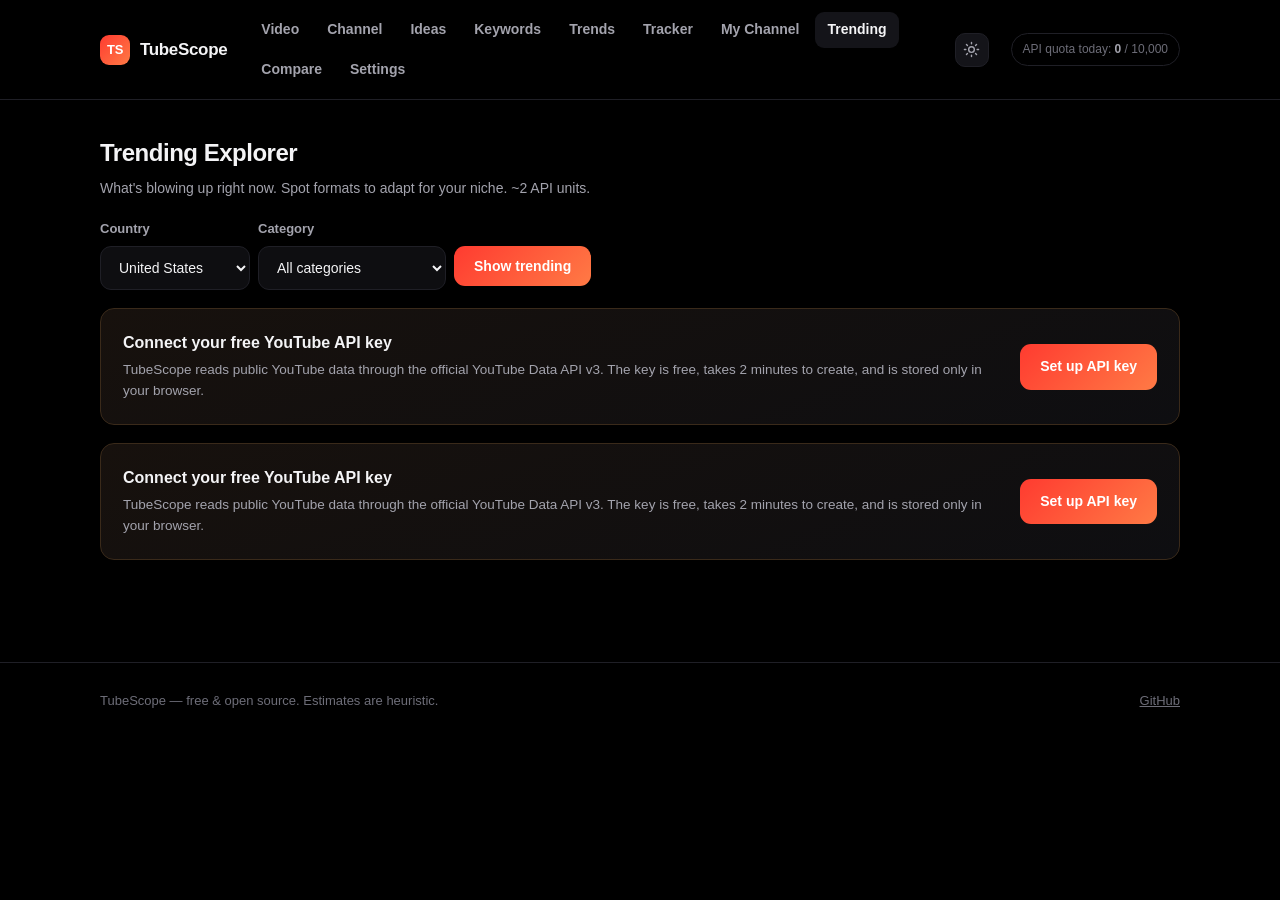
<file: trending.html>
<!doctype html>
<html lang="en">
<head>
<meta charset="utf-8">
<meta name="viewport" content="width=device-width,initial-scale=1">
<title>Trending Explorer — TubeScope</title>
<meta name="description" content="Free YouTube trending explorer by country and category.">
<link rel="icon" href="data:image/svg+xml,%3Csvg xmlns='http://www.w3.org/2000/svg' viewBox='0 0 64 64'%3E%3Crect width='64' height='64' rx='14' fill='%23ff3b30'/%3E%3Cpath d='M26 20l18 12-18 12z' fill='white'/%3E%3C/svg%3E">
<link rel="stylesheet" href="assets/app.css?v=4">
<script>try{if((localStorage.getItem("tubescope_theme")||"dark")==="light")document.documentElement.setAttribute("data-theme","light");}catch(e){}</script>
</head>
<body>
<header class="top"><div class="top-in">
<a class="brand" href="index.html"><span class="logo">TS</span>TubeScope</a>
<nav class="main">
<a data-p="video" href="video.html">Video</a><a data-p="channel" href="channel.html">Channel</a><a data-p="ideas" href="ideas.html">Ideas</a><a data-p="keywords" href="keywords.html">Keywords</a><a data-p="trends" href="trends.html">Trends</a><a data-p="tracker" href="tracker.html">Tracker</a><a data-p="mychannel" href="mychannel.html">My Channel</a><a data-p="trending" href="trending.html">Trending</a><a data-p="compare" href="compare.html">Compare</a><a data-p="settings" href="settings.html">Settings</a>
</nav>
<button class="iconbtn" id="themeBtn" aria-label="Toggle light and dark mode" title="Toggle light / dark mode"></button>
<a class="quota" id="quota" href="settings.html" title="Daily API quota — click for details"></a>
</div></header>
<main><div class="wrap">
<div class="sec">
<h2>Trending Explorer</h2>
<p class="sub">What's blowing up right now. Spot formats to adapt for your niche. ~2 API units.</p>
<div class="inrow">
<div class="field" style="margin:0"><label>Country</label><select class="in" id="region"></select></div>
<div class="field" style="margin:0"><label>Category</label><select class="in" id="cat"><option value="">All categories</option></select></div>
<div class="field" style="margin:0"><label>&nbsp;</label><button class="btn" id="go">Show trending</button></div>
</div>
<div id="gate"></div>
<div id="out" class="mt"></div>
</div>
</div></main>
<footer><div class="wrap"><span>TubeScope — free &amp; open source. Estimates are heuristic.</span><span><a href="https://github.com/0050piyush/tubescope" style="text-decoration:underline">GitHub</a></span></div></footer>
<script src="assets/app.js?v=4"></script>
<script src="assets/trending.js?v=4"></script>
</body>
</html>
</file>
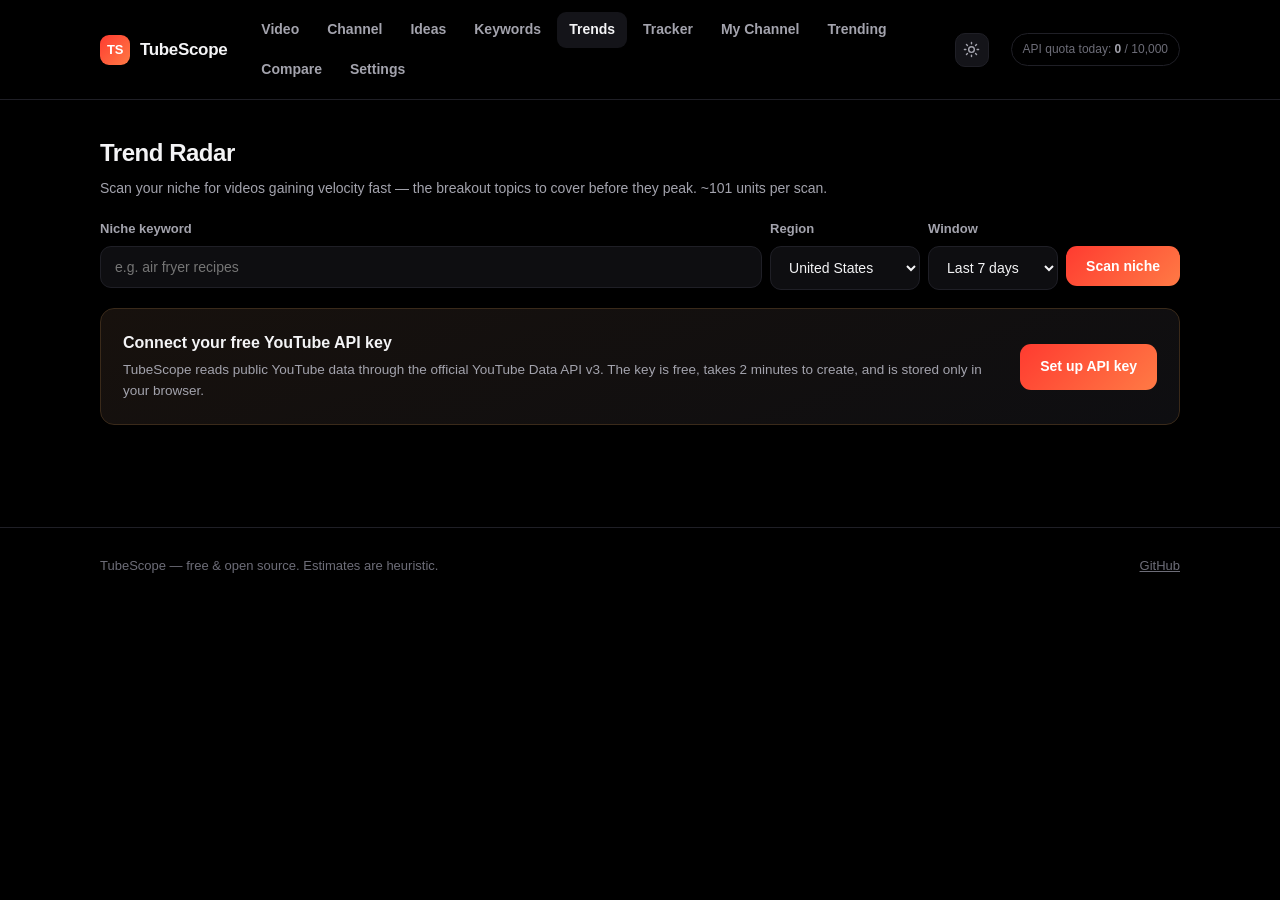
<file: trends.html>
<!doctype html>
<html lang="en">
<head>
<meta charset="utf-8">
<meta name="viewport" content="width=device-width,initial-scale=1">
<title>Trend Radar — TubeScope</title>
<meta name="description" content="Free niche trend radar: find rising videos and breakout topics before they peak.">
<link rel="icon" href="data:image/svg+xml,%3Csvg xmlns='http://www.w3.org/2000/svg' viewBox='0 0 64 64'%3E%3Crect width='64' height='64' rx='14' fill='%23ff3b30'/%3E%3Cpath d='M26 20l18 12-18 12z' fill='white'/%3E%3C/svg%3E">
<link rel="stylesheet" href="assets/app.css?v=4">
<script>try{if((localStorage.getItem("tubescope_theme")||"dark")==="light")document.documentElement.setAttribute("data-theme","light");}catch(e){}</script>
</head>
<body>
<header class="top"><div class="top-in">
<a class="brand" href="index.html"><span class="logo">TS</span>TubeScope</a>
<nav class="main">
<a data-p="video" href="video.html">Video</a><a data-p="channel" href="channel.html">Channel</a><a data-p="ideas" href="ideas.html">Ideas</a><a data-p="keywords" href="keywords.html">Keywords</a><a data-p="trends" href="trends.html">Trends</a><a data-p="tracker" href="tracker.html">Tracker</a><a data-p="mychannel" href="mychannel.html">My Channel</a><a data-p="trending" href="trending.html">Trending</a><a data-p="compare" href="compare.html">Compare</a><a data-p="settings" href="settings.html">Settings</a>
</nav>
<button class="iconbtn" id="themeBtn" aria-label="Toggle light and dark mode" title="Toggle light / dark mode"></button>
<a class="quota" id="quota" href="settings.html" title="Daily API quota — click for details"></a>
</div></header>
<main><div class="wrap">
<div class="sec">
<h2>Trend Radar</h2>
<p class="sub">Scan your niche for videos gaining velocity fast — the breakout topics to cover before they peak. ~101 units per scan.</p>
<form id="f">
<div class="inrow">
<div class="field" style="margin:0;flex:2;min-width:200px"><label>Niche keyword</label><input class="in full" id="q" placeholder="e.g. air fryer recipes" autocomplete="off" spellcheck="false"></div>
<div class="field" style="margin:0"><label>Region</label><select class="in" id="region"></select></div>
<div class="field" style="margin:0"><label>Window</label><select class="in" id="days"><option value="7">Last 7 days</option><option value="14">Last 14 days</option><option value="28">Last 28 days</option></select></div>
<div class="field" style="margin:0"><label>&nbsp;</label><button class="btn" type="submit">Scan niche</button></div>
</div>
</form>
<div id="gate"></div>
<div id="out" class="mt"></div>
</div>
</div></main>
<footer><div class="wrap"><span>TubeScope — free &amp; open source. Estimates are heuristic.</span><span><a href="https://github.com/0050piyush/tubescope" style="text-decoration:underline">GitHub</a></span></div></footer>
<script src="assets/app.js?v=4"></script>
<script src="assets/trends.js?v=4"></script>
</body>
</html>
</file>
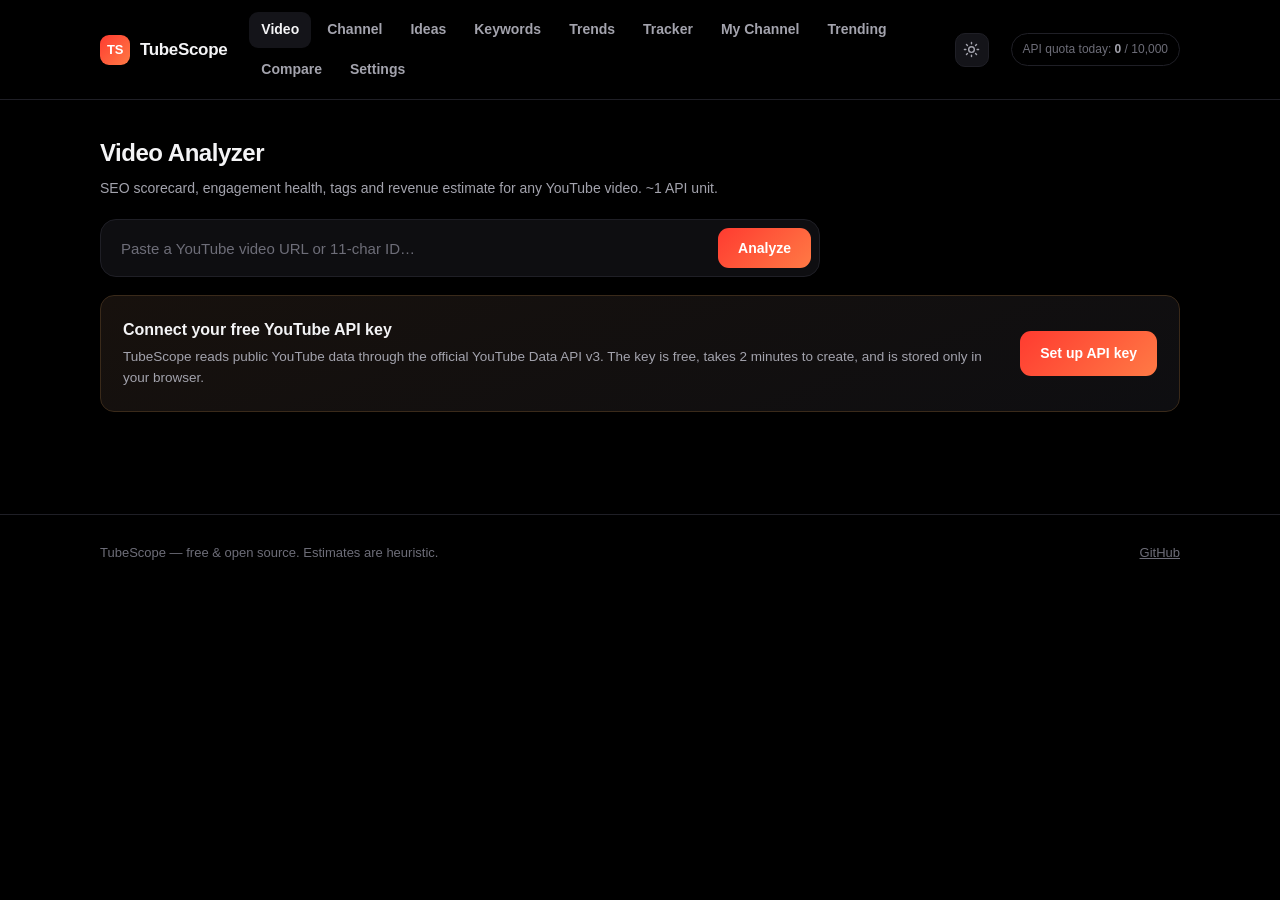
<file: video.html>
<!doctype html>
<html lang="en">
<head>
<meta charset="utf-8">
<meta name="viewport" content="width=device-width,initial-scale=1">
<title>Video Analyzer — TubeScope</title>
<meta name="description" content="Free YouTube video analyzer: SEO score, engagement health, tags and estimated revenue.">
<link rel="icon" href="data:image/svg+xml,%3Csvg xmlns='http://www.w3.org/2000/svg' viewBox='0 0 64 64'%3E%3Crect width='64' height='64' rx='14' fill='%23ff3b30'/%3E%3Cpath d='M26 20l18 12-18 12z' fill='white'/%3E%3C/svg%3E">
<link rel="stylesheet" href="assets/app.css?v=4">
<script>try{if((localStorage.getItem("tubescope_theme")||"dark")==="light")document.documentElement.setAttribute("data-theme","light");}catch(e){}</script>
</head>
<body>
<header class="top"><div class="top-in">
<a class="brand" href="index.html"><span class="logo">TS</span>TubeScope</a>
<nav class="main">
<a data-p="video" href="video.html">Video</a><a data-p="channel" href="channel.html">Channel</a><a data-p="ideas" href="ideas.html">Ideas</a><a data-p="keywords" href="keywords.html">Keywords</a><a data-p="trends" href="trends.html">Trends</a><a data-p="tracker" href="tracker.html">Tracker</a><a data-p="mychannel" href="mychannel.html">My Channel</a><a data-p="trending" href="trending.html">Trending</a><a data-p="compare" href="compare.html">Compare</a><a data-p="settings" href="settings.html">Settings</a>
</nav>
<button class="iconbtn" id="themeBtn" aria-label="Toggle light and dark mode" title="Toggle light / dark mode"></button>
<a class="quota" id="quota" href="settings.html" title="Daily API quota — click for details"></a>
</div></header>
<main><div class="wrap">
<div class="sec">
<h2>Video Analyzer</h2>
<p class="sub">SEO scorecard, engagement health, tags and revenue estimate for any YouTube video. ~1 API unit.</p>
<form class="searchbar" id="f" style="margin:0;max-width:720px">
<input id="q" placeholder="Paste a YouTube video URL or 11-char ID…" autocomplete="off" spellcheck="false">
<button class="btn" type="submit">Analyze</button>
</form>
<div id="gate"></div>
<div id="out" class="mt"></div>
</div>
</div></main>
<footer><div class="wrap"><span>TubeScope — free &amp; open source. Estimates are heuristic.</span><span><a href="https://github.com/0050piyush/tubescope" style="text-decoration:underline">GitHub</a></span></div></footer>
<script src="assets/app.js?v=4"></script>
<script src="assets/video.js?v=4"></script>
</body>
</html>
</file>
<file: assets/app.css>
:root{
  --bg:#000000; --card:#0e0e11; --card2:#141419; --line:#1f1f26; --track:#1f1f26;
  --txt:#f4f4f6; --mut:#a3a3ad; --dim:#6d6d78;
  --acc:#ff3b30; --acc2:#ff7a45; --grn:#22c55e; --amb:#f59e0b; --blu:#3b82f6;
  --r:14px; --max:1120px;
}
[data-theme="light"]{
  --bg:#f3f3f6; --card:#ffffff; --card2:#ececf1; --line:#dcdce3; --track:#e2e2e9;
  --txt:#141419; --mut:#5a5a64; --dim:#8b8b95;
}
html{color-scheme:dark}
html[data-theme="light"]{color-scheme:light}
*{box-sizing:border-box;margin:0;padding:0}
html{scroll-behavior:smooth}
body{background:var(--bg);color:var(--txt);font-family:-apple-system,BlinkMacSystemFont,"SF Pro Text",Inter,"Segoe UI",Roboto,Helvetica,Arial,sans-serif;font-size:15px;line-height:1.55;-webkit-font-smoothing:antialiased;overflow-x:clip}
a{color:inherit;text-decoration:none}
.wrap{max-width:var(--max);margin:0 auto;padding:0 20px}
/* header */
.top{position:sticky;top:0;z-index:50;background:rgba(0,0,0,.82);backdrop-filter:blur(14px);border-bottom:1px solid var(--line)}
.top-in{max-width:var(--max);margin:0 auto;padding:12px 20px;display:flex;align-items:center;gap:22px}
.brand{display:flex;align-items:center;gap:10px;font-weight:800;font-size:17px;letter-spacing:-.02em}
.logo{width:30px;height:30px;border-radius:9px;background:linear-gradient(135deg,var(--acc),var(--acc2));display:flex;align-items:center;justify-content:center;font-size:13px;font-weight:900;color:#fff}
nav.main{display:flex;gap:4px;flex-wrap:wrap}
nav.main a{padding:7px 12px;border-radius:9px;color:var(--mut);font-size:14px;font-weight:600}
nav.main a:hover{background:var(--card2);color:var(--txt)}
nav.main a.on{background:var(--card2);color:var(--txt)}
.quota{margin-left:auto;font-size:12px;color:var(--dim);border:1px solid var(--line);padding:6px 11px;border-radius:99px;white-space:nowrap}
.quota b{color:var(--mut)}
a.quota:hover{border-color:var(--acc)}
.iconbtn{width:34px;height:34px;flex:none;border-radius:10px;background:var(--card2);border:1px solid var(--line);color:var(--mut);cursor:pointer;display:flex;align-items:center;justify-content:center}
.iconbtn:hover{color:var(--txt);border-color:var(--acc)}
.iconbtn svg{width:17px;height:17px}
/* light theme component tweaks */
[data-theme="light"] .top{background:rgba(255,255,255,.86)}
[data-theme="light"] .money{background:linear-gradient(160deg,#edf7f0,#ffffff);border-color:#cfe6d6}
[data-theme="light"] .money .amt{color:#15803d}
[data-theme="light"] .gate{background:linear-gradient(160deg,#fdf4e4,#ffffff);border-color:#e7d3a8}
[data-theme="light"] .toast{background:#ffffff;color:var(--txt);box-shadow:0 10px 30px rgba(0,0,0,.12)}
[data-theme="light"] .tbl tr:hover td{background:#f4f4f8}
[data-theme="light"] select.in option{background:#ffffff}
[data-theme="light"] .thumb,[data-theme="light"] .vcard img,[data-theme="light"] .tbl .t img{background:#e8e8ee}
/* quota bar */
.qbar{height:12px;background:var(--card2);border:1px solid var(--line);border-radius:99px;overflow:hidden;margin:12px 0 8px}
.qfill{height:100%;width:0;background:linear-gradient(90deg,var(--acc),var(--acc2));border-radius:99px;transition:width .5s}
/* hero */
.hero{padding:64px 0 36px;text-align:center}
.hero h1{font-size:clamp(34px,6vw,58px);font-weight:850;letter-spacing:-.035em;line-height:1.05}
.hero h1 .grad{background:linear-gradient(100deg,var(--acc),var(--acc2));-webkit-background-clip:text;background-clip:text;color:transparent}
.hero p{color:var(--mut);max-width:640px;margin:16px auto 0;font-size:17px}
.searchbar{margin:28px auto 0;max-width:640px;display:flex;gap:8px;background:var(--card);border:1px solid var(--line);border-radius:16px;padding:8px}
.searchbar input{flex:1;background:transparent;border:0;outline:0;color:var(--txt);font-size:15px;padding:10px 12px;min-width:0}
.searchbar input::placeholder{color:var(--dim)}
.btn{background:linear-gradient(135deg,var(--acc),var(--acc2));color:#fff;border:0;border-radius:11px;padding:12px 20px;font-weight:700;font-size:14px;cursor:pointer;white-space:nowrap}
.btn:hover{filter:brightness(1.08)}
.btn.ghost{background:var(--card2);border:1px solid var(--line);color:var(--txt)}
.btn.sm{padding:8px 14px;font-size:13px}
.btn:disabled{opacity:.5;cursor:default}
.hint{margin-top:12px;font-size:13px;color:var(--dim)}
.hint code{background:var(--card2);padding:2px 7px;border-radius:6px;color:var(--mut)}
/* sections */
.sec{padding:34px 0}
.sec h2{font-size:24px;font-weight:800;letter-spacing:-.02em;margin-bottom:6px}
.sec .sub{color:var(--mut);margin-bottom:20px;font-size:14px}
.cards{display:grid;grid-template-columns:repeat(auto-fit,minmax(240px,1fr));gap:14px}
.card{background:var(--card);border:1px solid var(--line);border-radius:var(--r);padding:20px}
.card h3{font-size:16px;font-weight:750;margin:10px 0 6px}
.card p{color:var(--mut);font-size:13.5px}
.card .ico{width:38px;height:38px;border-radius:11px;background:var(--card2);display:flex;align-items:center;justify-content:center}
.card .ico svg{width:20px;height:20px;stroke:var(--acc)}
.feat{display:block;transition:transform .15s}
.feat:hover{transform:translateY(-3px);border-color:#2c2c35}
/* stats */
.stats{display:grid;grid-template-columns:repeat(auto-fit,minmax(150px,1fr));gap:12px;margin:18px 0}
.stat{background:var(--card);border:1px solid var(--line);border-radius:var(--r);padding:16px}
.stat .k{font-size:12px;color:var(--dim);text-transform:uppercase;letter-spacing:.06em;font-weight:700}
.stat .v{font-size:24px;font-weight:800;letter-spacing:-.02em;margin-top:4px}
.stat .d{font-size:12.5px;color:var(--mut);margin-top:2px}
.vid-head{display:flex;gap:18px;align-items:flex-start;margin:8px 0 4px;flex-wrap:wrap}
.thumb{width:320px;max-width:100%;border-radius:12px;border:1px solid var(--line);aspect-ratio:16/9;object-fit:cover;background:var(--card2)}
.vid-head .meta{flex:1;min-width:260px}
.vid-head h1{font-size:22px;font-weight:800;letter-spacing:-.02em;line-height:1.3}
.chanline{display:flex;align-items:center;gap:10px;margin-top:10px}
.avatar{width:38px;height:38px;border-radius:50%;object-fit:cover;background:var(--card2)}
.chanline .nm{font-weight:700;font-size:14px}
.chanline .sb{font-size:12.5px;color:var(--mut)}
.pub{font-size:13px;color:var(--dim);margin-top:8px}
/* score */
.panels{display:grid;grid-template-columns:repeat(auto-fit,minmax(min(300px,100%),1fr));gap:14px;margin:14px 0}
.ringwrap{display:flex;gap:18px;align-items:center}
.ring{position:relative;width:110px;height:110px;flex:none}
.ring svg{transform:rotate(-90deg)}
.ring .num{position:absolute;inset:0;display:flex;flex-direction:column;align-items:center;justify-content:center}
.ring .num b{font-size:26px;font-weight:850}
.ring .num span{font-size:10px;color:var(--dim);text-transform:uppercase;letter-spacing:.08em}
.checks{list-style:none;margin-top:6px}
.checks li{display:flex;gap:10px;align-items:flex-start;padding:8px 0;border-bottom:1px solid var(--line);font-size:13.5px}
.checks li:last-child{border:0}
.dot{width:9px;height:9px;border-radius:50%;margin-top:6px;flex:none}
.dot.pass{background:var(--grn)}.dot.warn{background:var(--amb)}.dot.fail{background:var(--acc)}.dot.na{background:var(--dim)}
.checks .wt{margin-left:auto;color:var(--dim);font-size:12px;flex:none}
/* money */
.money{background:linear-gradient(160deg,#101418,#0e0e11);border:1px solid #233043}
.money .amt{font-size:30px;font-weight:850;letter-spacing:-.02em;color:#7ee2a8}
.money .rng{color:var(--mut);font-size:13px;margin-top:4px}
.note{font-size:12px;color:var(--dim);margin-top:10px;line-height:1.5}
.badge{display:inline-block;font-size:11.5px;font-weight:750;padding:4px 10px;border-radius:99px;letter-spacing:.02em}
.badge.g{background:rgba(34,197,94,.14);color:#4ade80;border:1px solid rgba(34,197,94,.3)}
.badge.a{background:rgba(245,158,11,.13);color:#fbbf24;border:1px solid rgba(245,158,11,.3)}
.badge.r{background:rgba(255,59,48,.13);color:#ff8a80;border:1px solid rgba(255,59,48,.3)}
.badge.n{background:var(--card2);color:var(--mut);border:1px solid var(--line)}
/* bars */
.bars{display:flex;flex-direction:column;gap:8px;margin-top:10px}
.barrow{display:grid;grid-template-columns:150px 1fr 70px;gap:10px;align-items:center;font-size:13px}
.barrow .bl{color:var(--mut);white-space:nowrap;overflow:hidden;text-overflow:ellipsis}
.bartrack{background:var(--card2);border-radius:6px;height:10px;overflow:hidden}
.barfill{height:100%;border-radius:6px;background:linear-gradient(90deg,var(--acc),var(--acc2))}
.barrow .bv{text-align:right;color:var(--mut);font-variant-numeric:tabular-nums}
/* tables */
.tblwrap{overflow-x:auto;border:1px solid var(--line);border-radius:var(--r);margin:14px 0}
table.tbl{width:100%;border-collapse:collapse;font-size:13.5px;min-width:640px}
.tbl th{text-align:left;padding:12px 14px;color:var(--dim);font-size:11.5px;text-transform:uppercase;letter-spacing:.06em;border-bottom:1px solid var(--line);background:var(--card2);white-space:nowrap}
.tbl td{padding:11px 14px;border-bottom:1px solid var(--line);vertical-align:middle}
.tbl tr:last-child td{border:0}
.tbl tr:hover td{background:#111116}
.tbl .t{display:flex;gap:10px;align-items:center;min-width:220px}
.tbl .t img{width:84px;aspect-ratio:16/9;object-fit:cover;border-radius:7px;background:var(--card2);flex:none}
.tbl .t .tt{font-weight:650;font-size:13px;line-height:1.35}
.num{font-variant-numeric:tabular-nums;text-align:right}
/* tags */
.tags{display:flex;flex-wrap:wrap;gap:8px;margin-top:10px}
.tag{background:var(--card2);border:1px solid var(--line);padding:6px 12px;border-radius:99px;font-size:13px;color:var(--mut);overflow-wrap:anywhere}
.tag.hot{border-color:rgba(255,59,48,.4);color:#ffb4ab}
/* forms */
.field{margin:14px 0}
.field label{display:block;font-size:13px;font-weight:700;color:var(--mut);margin-bottom:7px}
.inrow{display:flex;gap:8px;flex-wrap:wrap}
input.in,select.in,textarea.in{background:var(--card);border:1px solid var(--line);border-radius:11px;color:var(--txt);padding:12px 14px;font-size:14px;outline:0;min-width:0}
input.in:focus,select.in:focus{border-color:var(--acc)}
input.in.full,select.in.full{width:100%}
select.in option{background:#111}
/* gate */
.gate{background:linear-gradient(160deg,#17110d,#0e0e11);border:1px solid #3a2a1a;border-radius:var(--r);padding:22px;margin:18px 0;display:flex;gap:16px;align-items:center;flex-wrap:wrap}
.gate .tx{flex:1;min-width:240px}
.gate h3{font-size:16px;margin-bottom:4px}
.gate p{color:var(--mut);font-size:13.5px}
/* misc */
.grid2{display:grid;grid-template-columns:1fr 1fr;gap:14px}
@media(max-width:760px){
  .grid2{grid-template-columns:1fr}
  .barrow{grid-template-columns:110px 1fr 60px}
  .top-in{gap:10px 12px;flex-wrap:wrap}
  .brand{flex:1}
  nav.main{order:3;flex:1 1 100%;max-width:100%;flex-wrap:nowrap;overflow-x:auto;-webkit-overflow-scrolling:touch;padding-bottom:4px}
  nav.main a{white-space:nowrap;padding:7px 10px;font-size:13px}
  .quota{display:none}
  .iconbtn{order:2;margin-left:auto;width:38px;height:38px}
  .inrow{flex-direction:column;align-items:stretch}
  .inrow>*{min-width:0 !important}
  .hero{padding:44px 0 26px}
  .panels{grid-template-columns:1fr}
}
/* ideas */
.ideacard{display:flex;gap:14px;background:var(--card);border:1px solid var(--line);border-radius:12px;padding:16px;margin:10px 0;align-items:flex-start}
.ideacard .in{width:30px;height:30px;flex:none;border-radius:50%;background:linear-gradient(135deg,var(--acc),var(--acc2));color:#fff;font-weight:800;font-size:13px;display:flex;align-items:center;justify-content:center}
.ideacard .it{font-weight:750;font-size:15px}
.ideacard .ih{font-size:13px;color:var(--mut);margin-top:5px}
.ideacard .iw{font-size:12.5px;color:var(--dim);margin-top:4px}
.ideacard .ia{margin-top:10px;display:flex;gap:8px;flex-wrap:wrap}
/* tracker */
.spark{width:100px;height:32px}
.muted{color:var(--mut)}.dim{color:var(--dim)}.small{font-size:13px}
.mt{margin-top:14px}.mb{margin-bottom:14px}
.loading{display:flex;align-items:center;gap:12px;padding:30px 0;color:var(--mut)}
.spin{width:20px;height:20px;border:2px solid var(--line);border-top-color:var(--acc);border-radius:50%;animation:sp 0.8s linear infinite}
@keyframes sp{to{transform:rotate(360deg)}}
.err{background:rgba(255,59,48,.08);border:1px solid rgba(255,59,48,.35);border-radius:var(--r);padding:16px 18px;margin:16px 0;font-size:14px}
.err b{color:#ff8a80}
.toast{position:fixed;bottom:22px;left:50%;transform:translateX(-50%);max-width:calc(100vw - 44px);text-align:center;background:#1a1a20;border:1px solid var(--line);padding:12px 20px;border-radius:12px;font-size:14px;z-index:99;box-shadow:0 10px 40px rgba(0,0,0,.6)}
footer{border-top:1px solid var(--line);margin-top:50px;padding:28px 0 40px;color:var(--dim);font-size:13px}
footer .wrap{display:flex;gap:18px;flex-wrap:wrap;align-items:center;justify-content:space-between}
.kbd{background:var(--card2);border:1px solid var(--line);border-radius:6px;padding:1px 7px;font-size:12.5px;color:var(--mut)}
.steps{counter-reset:s;display:flex;flex-direction:column;gap:12px;margin:16px 0}
.step{display:flex;gap:14px;align-items:flex-start;background:var(--card);border:1px solid var(--line);border-radius:var(--r);padding:16px}
.step::before{counter-increment:s;content:counter(s);width:28px;height:28px;flex:none;border-radius:50%;background:linear-gradient(135deg,var(--acc),var(--acc2));color:#fff;font-weight:800;font-size:13px;display:flex;align-items:center;justify-content:center}
.step p{font-size:14px;color:var(--mut)}
.step p b{color:var(--txt)}
code.inline{background:var(--card2);padding:2px 8px;border-radius:6px;font-size:13px;color:var(--mut)}
.idea{background:var(--card);border:1px solid var(--line);border-left:3px solid var(--acc);border-radius:10px;padding:12px 14px;margin:8px 0;font-size:14px}
.idea .why{font-size:12.5px;color:var(--dim);margin-top:3px}
.vgrid{display:grid;grid-template-columns:repeat(auto-fill,minmax(230px,1fr));gap:14px;margin-top:14px}
.vcard{background:var(--card);border:1px solid var(--line);border-radius:12px;overflow:hidden;transition:transform .15s}
.vcard:hover{transform:translateY(-3px)}
.vcard img{width:100%;aspect-ratio:16/9;object-fit:cover;background:var(--card2)}
.vcard .vb{padding:12px 14px}
.vcard .vt{font-size:13.5px;font-weight:650;line-height:1.4;display:-webkit-box;-webkit-line-clamp:2;-webkit-box-orient:vertical;overflow:hidden}
.vcard .vm{font-size:12px;color:var(--dim);margin-top:6px}
</file>
